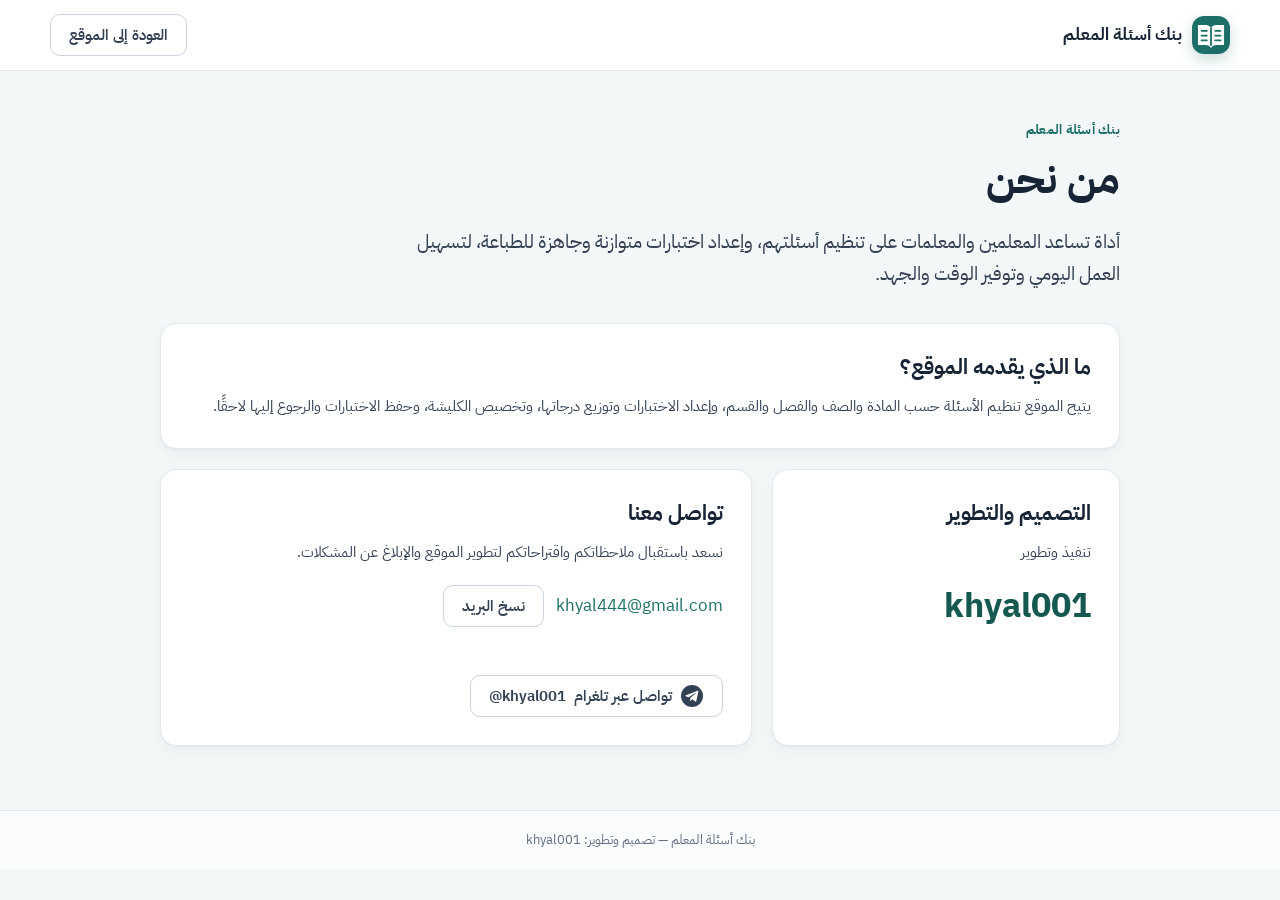
<file: about.html>
<!DOCTYPE html>
<html lang="ar" dir="rtl">
<head>
  <meta charset="UTF-8">
  <meta name="viewport" content="width=device-width, initial-scale=1.0">
  <meta name="description" content="تعرّف على بنك أسئلة المعلم، ومطوّر الموقع ووسائل التواصل للملاحظات والاقتراحات.">
  <link rel="canonical" href="https://khyal001.github.io/teacher-question-bank/about.html">
  <meta property="og:type" content="website">
  <meta property="og:locale" content="ar_SA">
  <meta property="og:site_name" content="بنك أسئلة المعلم">
  <meta property="og:title" content="من نحن | بنك أسئلة المعلم">
  <meta property="og:description" content="تعرّف على بنك أسئلة المعلم، ومطوّر الموقع ووسائل التواصل للملاحظات والاقتراحات.">
  <meta property="og:url" content="https://khyal001.github.io/teacher-question-bank/about.html">
  <title>من نحن | بنك أسئلة المعلم</title>
  <link rel="icon" type="image/svg+xml" href="./favicon.svg?v=teacher-bank-1">
  <link rel="preconnect" href="https://fonts.googleapis.com">
  <link rel="preconnect" href="https://fonts.gstatic.com" crossorigin>
  <link href="https://fonts.googleapis.com/css2?family=IBM+Plex+Sans+Arabic:wght@400;500;600;700&display=swap" rel="stylesheet">
  <link rel="stylesheet" href="./css/style.css">
  <script type="module" src="./js/about.js"></script>
</head>
<body data-page="about">
  <a class="skip-link" href="#main-content">تخطَّ إلى المحتوى</a>
  <header class="site-header landing-header">
    <div class="container nav-wrap">
      <a class="brand" href="./index.html" aria-label="بنك أسئلة المعلم">
        <img class="brand-mark" src="./favicon.svg?v=teacher-bank-1" alt="" aria-hidden="true">
        <span class="brand-text">بنك أسئلة المعلم</span>
      </a>
      <a class="btn btn-outline" href="./index.html">العودة إلى الموقع</a>
    </div>
  </header>
  <main id="main-content" class="container page about-page">
    <section class="about-intro" aria-labelledby="about-title">
      <p class="eyebrow">بنك أسئلة المعلم</p>
      <h1 id="about-title">من نحن</h1>
      <p>أداة تساعد المعلمين والمعلمات على تنظيم أسئلتهم، وإعداد اختبارات متوازنة وجاهزة للطباعة، لتسهيل العمل اليومي وتوفير الوقت والجهد.</p>
    </section>
    <section class="card about-card" aria-labelledby="features-title">
      <h2 id="features-title">ما الذي يقدمه الموقع؟</h2>
      <p>يتيح الموقع تنظيم الأسئلة حسب المادة والصف والفصل والقسم، وإعداد الاختبارات وتوزيع درجاتها، وتخصيص الكليشة، وحفظ الاختبارات والرجوع إليها لاحقًا.</p>
    </section>
    <div class="about-grid">
      <section class="card about-card" aria-labelledby="developer-title">
        <h2 id="developer-title">التصميم والتطوير</h2>
        <p>تنفيذ وتطوير</p>
        <p class="about-developer"><bdi dir="ltr">khyal001</bdi></p>
      </section>
      <section class="card about-card" aria-labelledby="contact-title">
        <h2 id="contact-title">تواصل معنا</h2>
        <p>نسعد باستقبال ملاحظاتكم واقتراحاتكم لتطوير الموقع والإبلاغ عن المشكلات.</p>
        <div class="about-email">
          <a id="contact-email" href="mailto:khyal444@gmail.com"><bdi dir="ltr">khyal444@gmail.com</bdi></a>
          <button class="btn btn-outline" id="copy-email" type="button" hidden>نسخ البريد</button>
        </div>
        <p class="about-copy-status" id="copy-status" role="status" aria-live="polite"></p>
        <a class="btn btn-outline about-telegram" href="https://t.me/khyal001" target="_blank" rel="noopener noreferrer" aria-label="تواصل عبر تلغرام (يفتح في علامة تبويب جديدة)">
          <svg viewBox="0 0 24 24" aria-hidden="true" focusable="false"><circle cx="12" cy="12" r="11" fill="currentColor"/><path d="m5.5 11.5 12-4.7c.6-.2 1 .1.8.9l-2 9.4c-.1.7-.5.9-1 .5l-3.1-2.3-1.5 1.5c-.2.2-.3.3-.6.3l.2-3.1 5.7-5.1c.2-.2 0-.3-.3-.1l-7 4.4-3-1c-.7-.2-.7-.5-.2-.7Z" fill="var(--surface)"/></svg>
          <span>تواصل عبر تلغرام</span>
          <bdi dir="ltr">@khyal001</bdi>
        </a>
      </section>
    </div>
  </main>
  <footer class="site-footer">
    <div class="container"><p>بنك أسئلة المعلم — تصميم وتطوير: <bdi dir="ltr">khyal001</bdi></p></div>
  </footer>
</body>
</html>
</file>
<file: css/style.css>
/* ============================================================
   بنك أسئلة المعلم — الأنماط العامة والمتجاوبة والطباعة
   ============================================================ */

:root {
  --bg: #f4f7f8;
  --surface: #ffffff;
  --surface-soft: #f8fafc;
  --ink: #172435;
  --ink-soft: #334155;
  --muted: #5f6d82;
  --line: #e2e8f0;
  --line-strong: #cbd5e1;
  --primary: #1b6f66;
  --primary-strong: #14584f;
  --primary-soft: #e6f4f1;
  --primary-ring: rgba(27, 111, 102, 0.18);
  --danger: #b42318;
  --danger-soft: #fef3f2;
  --danger-line: #fecdca;
  --success: #0b6b46;
  --success-soft: #e9f8f0;
  --warning: #8a5a00;
  --warning-soft: #fff8e8;
  --warning-line: #fde3a7;
  --info: #1e4e8c;
  --info-soft: #eef6ff;
  --info-line: #cfe3ff;
  --radius: 16px;
  --radius-sm: 10px;
  --shadow-sm: 0 1px 2px rgba(15, 23, 42, 0.04), 0 6px 18px rgba(15, 23, 42, 0.04);
  --shadow-md: 0 18px 45px rgba(15, 23, 42, 0.08);
  --font: 'IBM Plex Sans Arabic', 'Tajawal', 'Segoe UI', Tahoma, sans-serif;
}

*,
*::before,
*::after {
  box-sizing: border-box;
}

[hidden] {
  display: none !important;
}

html {
  scroll-behavior: smooth;
}

body {
  margin: 0;
  min-height: 100vh;
  background: var(--bg);
  color: var(--ink);
  font-family: var(--font);
  font-size: 15px;
  line-height: 1.7;
  -webkit-font-smoothing: antialiased;
  text-rendering: optimizeLegibility;
}

body[data-page='auth'] {
  background:
    radial-gradient(circle at 12% 8%, rgba(27, 111, 102, 0.12), transparent 36%),
    radial-gradient(circle at 88% 14%, rgba(59, 130, 246, 0.08), transparent 34%),
    #f3f7f6;
}

h1,
h2,
h3,
h4,
p {
  margin: 0;
}

h1,
h2,
h3,
h4 {
  line-height: 1.45;
  font-weight: 700;
}

a {
  color: var(--primary);
  text-decoration: none;
}

a:hover {
  text-decoration: none;
}

img {
  max-width: 100%;
}

button,
input,
select,
textarea {
  font-family: inherit;
}

code {
  font-family: ui-monospace, SFMono-Regular, Consolas, monospace;
  font-size: 0.9em;
  background: rgba(15, 23, 42, 0.06);
  padding: 2px 6px;
  border-radius: 6px;
}

.container {
  width: min(1180px, calc(100% - 40px));
  margin-inline: auto;
}

.page {
  padding-block: 36px 64px;
}

.muted {
  color: var(--muted);
  font-size: 14.5px;
}

.eyebrow {
  color: var(--primary);
  font-size: 13px;
  font-weight: 700;
  letter-spacing: 0.02em;
  margin-bottom: 8px;
}

.link {
  font-size: 14px;
  font-weight: 600;
}

.skip-link {
  position: fixed;
  inset-inline-start: 16px;
  top: -80px;
  z-index: 200;
  background: var(--primary);
  color: #fff;
  padding: 10px 16px;
  border-radius: 8px;
  transition: top 0.2s ease;
}

.skip-link:focus {
  position: relative;
  display: block;
  inset-inline-start: auto;
  top: auto;
  border-radius: 0;
  text-align: center;
  outline-offset: -3px;
  transition: none;
}

/* ------------------------------------------------------------
   الأزرار
   ------------------------------------------------------------ */
.btn {
  display: inline-flex;
  align-items: center;
  justify-content: center;
  gap: 8px;
  min-height: 42px;
  padding: 8px 18px;
  border: 1px solid transparent;
  border-radius: var(--radius-sm);
  background: transparent;
  color: var(--ink);
  font-size: 14.5px;
  font-weight: 600;
  line-height: 1.4;
  cursor: pointer;
  text-align: center;
  transition: background 0.16s ease, border-color 0.16s ease, color 0.16s ease,
    transform 0.16s ease, box-shadow 0.16s ease;
}

.btn:hover {
  transform: translateY(-1px);
}

.btn:active {
  transform: translateY(0);
}

.btn:focus-visible,
.icon-btn:focus-visible,
.tab:focus-visible,
.nav-toggle:focus-visible,
a:focus-visible {
  outline: 3px solid var(--primary-ring);
  outline-offset: 2px;
}

.btn:disabled,
.btn.is-busy {
  opacity: 0.6;
  cursor: not-allowed;
  transform: none;
}

.btn-primary {
  background: var(--primary);
  color: #fff;
  box-shadow: 0 6px 16px rgba(27, 111, 102, 0.2);
}

.btn-primary:hover:not(:disabled) {
  background: var(--primary-strong);
}

.btn-outline {
  background: var(--surface);
  border-color: var(--line-strong);
  color: var(--ink-soft);
}

.btn-outline:hover:not(:disabled) {
  border-color: var(--primary);
  color: var(--primary);
  background: var(--primary-soft);
}

.btn-ghost {
  background: transparent;
  color: var(--muted);
}

.btn-ghost:hover:not(:disabled) {
  background: rgba(15, 23, 42, 0.055);
  color: var(--ink);
}

.btn-danger-ghost {
  background: transparent;
  color: var(--danger);
}

.btn-danger-ghost:hover:not(:disabled) {
  background: var(--danger-soft);
}

.btn-sm {
  min-height: 34px;
  padding: 5px 12px;
  font-size: 13px;
  border-radius: 8px;
}

.btn-block {
  width: 100%;
}

.icon-btn {
  width: 34px;
  height: 34px;
  flex: 0 0 auto;
  display: inline-flex;
  align-items: center;
  justify-content: center;
  border: 1px solid transparent;
  border-radius: 8px;
  background: transparent;
  color: var(--muted);
  font-size: 21px;
  line-height: 1;
  cursor: pointer;
}

.icon-btn:hover:not(:disabled) {
  background: var(--surface-soft);
  color: var(--ink);
}

.icon-btn:disabled {
  opacity: 0.35;
  cursor: not-allowed;
}

/* ------------------------------------------------------------
   الشارات
   ------------------------------------------------------------ */
.badges {
  display: flex;
  flex-wrap: wrap;
  align-items: center;
  gap: 6px;
}

.badge {
  display: inline-flex;
  align-items: center;
  gap: 4px;
  padding: 3px 10px;
  border-radius: 999px;
  font-size: 12px;
  font-weight: 600;
  line-height: 1.6;
  white-space: nowrap;
}

.badge-easy {
  background: #e7f6ee;
  color: #0b6b46;
}

.badge-medium {
  background: #fef3c7;
  color: #92400e;
}

.badge-hard {
  background: #fee4e2;
  color: #b42318;
}

.badge-type {
  background: #eef2ff;
  color: #4338ca;
}

.badge-points {
  background: #f1f5f9;
  color: #475569;
}

.badge-subject {
  background: var(--primary-soft);
  color: var(--primary-strong);
}

/* ------------------------------------------------------------
   الترويسة والتنقل
   ------------------------------------------------------------ */
.site-header {
  position: sticky;
  top: 0;
  z-index: 50;
  background: rgba(255, 255, 255, 0.94);
  border-bottom: 1px solid var(--line);
  backdrop-filter: blur(12px);
}

.nav-wrap {
  display: flex;
  align-items: center;
  gap: 16px;
  min-height: 70px;
}

.brand {
  display: inline-flex;
  align-items: center;
  gap: 10px;
  color: var(--ink);
  flex: 0 0 auto;
}

.brand-mark {
  width: 38px;
  height: 38px;
  display: inline-flex;
  align-items: center;
  justify-content: center;
  border-radius: 12px;
  background: linear-gradient(145deg, var(--primary), #0f4c46);
  color: #fff;
  font-size: 20px;
  font-weight: 700;
  box-shadow: 0 6px 14px rgba(27, 111, 102, 0.22);
}

.brand-text {
  font-size: 17px;
  font-weight: 700;
  white-space: nowrap;
}

.main-nav {
  display: flex;
  flex-wrap: wrap;
  align-items: center;
  gap: 2px;
  margin-inline: auto;
}

.main-nav a {
  padding: 8px 12px;
  border-radius: 9px;
  color: var(--muted);
  font-size: 14px;
  font-weight: 500;
  white-space: normal;
  transition: background 0.15s ease, color 0.15s ease;
}

.main-nav a:hover {
  background: var(--surface-soft);
  color: var(--ink);
}

.main-nav a.active {
  background: var(--primary-soft);
  color: var(--primary-strong);
  font-weight: 700;
}

.nav-user {
  display: flex;
  align-items: center;
  gap: 10px;
  flex: 0 0 auto;
  margin-inline-start: auto;
}

.nav-user-name {
  max-width: 150px;
  overflow: hidden;
  text-overflow: ellipsis;
  white-space: nowrap;
  color: var(--muted);
  font-size: 13.5px;
  font-weight: 600;
}

.nav-toggle {
  display: none;
  width: 40px;
  height: 40px;
  align-items: center;
  justify-content: center;
  border: 1px solid var(--line);
  border-radius: 10px;
  background: var(--surface);
  color: var(--ink);
  font-size: 20px;
  cursor: pointer;
}

.landing-header .nav-wrap {
  justify-content: space-between;
}

.landing-badge {
  padding: 6px 14px;
  border-radius: 999px;
  background: var(--primary-soft);
  color: var(--primary-strong);
  font-size: 12.5px;
  font-weight: 600;
}

/* ------------------------------------------------------------
   ترويسة الصفحات والبطاقات
   ------------------------------------------------------------ */
.page-head {
  display: flex;
  align-items: flex-end;
  justify-content: space-between;
  flex-wrap: wrap;
  gap: 20px;
  margin-bottom: 28px;
}

.page-head h1 {
  font-size: clamp(24px, 3vw, 32px);
  margin-bottom: 6px;
}

.page-actions {
  display: flex;
  align-items: center;
  flex-wrap: wrap;
  gap: 9px;
}

.card {
  background: var(--surface);
  border: 1px solid var(--line);
  border-radius: var(--radius);
  box-shadow: var(--shadow-sm);
  padding: 24px;
}

.card + .card {
  margin-top: 20px;
}

.card-head {
  display: flex;
  align-items: center;
  justify-content: space-between;
  gap: 14px;
  margin-bottom: 20px;
}

.card-head h2 {
  font-size: 18px;
}

.count-pill {
  display: inline-flex;
  align-items: center;
  justify-content: center;
  padding: 4px 12px;
  border-radius: 999px;
  background: var(--surface-soft);
  border: 1px solid var(--line);
  color: var(--muted);
  font-size: 12.5px;
  font-weight: 600;
  white-space: nowrap;
}

.list-card {
  padding-bottom: 12px;
}

.list-toolbar {
  display: flex;
  align-items: center;
  justify-content: space-between;
  flex-wrap: wrap;
  gap: 10px;
  margin: 20px 2px;
}

/* ------------------------------------------------------------
   التنبيهات وحالات الخطأ
   ------------------------------------------------------------ */
.notice {
  display: flex;
  align-items: flex-start;
  flex-wrap: wrap;
  gap: 6px;
  padding: 14px 18px;
  border: 1px solid var(--line);
  border-radius: 12px;
  font-size: 14px;
  line-height: 1.8;
}

.notice strong {
  flex: 0 0 auto;
}

.notice-info {
  background: var(--info-soft);
  border-color: var(--info-line);
  color: var(--info);
}

.notice-warning {
  background: var(--warning-soft);
  border-color: var(--warning-line);
  color: var(--warning);
}

.notice-error {
  background: var(--danger-soft);
  border-color: var(--danger-line);
  color: var(--danger);
  flex-direction: column;
  align-items: flex-start;
}

.notice-error p {
  margin: 2px 0 8px;
}

.inline-error {
  padding: 20px;
  border: 1px dashed var(--danger-line);
  border-radius: 12px;
  background: #fffafa;
  color: var(--danger);
}

.inline-error strong {
  display: block;
  margin-bottom: 4px;
}

.inline-error p {
  color: #7a2e28;
  font-size: 14px;
}

/* ------------------------------------------------------------
   الحالات الفارغة والهياكل المؤقتة
   ------------------------------------------------------------ */
.empty-state {
  display: flex;
  flex-direction: column;
  align-items: center;
  justify-content: center;
  text-align: center;
  padding: 46px 24px;
  border: 1px dashed var(--line-strong);
  border-radius: 14px;
  background: linear-gradient(180deg, #fff, #fbfdfd);
}

.empty-icon {
  width: 46px;
  height: 46px;
  display: inline-flex;
  align-items: center;
  justify-content: center;
  border-radius: 14px;
  background: var(--primary-soft);
  color: var(--primary);
  font-size: 20px;
  margin-bottom: 12px;
}

.empty-state h3 {
  font-size: 16.5px;
  margin-bottom: 6px;
}

.empty-state p {
  color: var(--muted);
  font-size: 14px;
  max-width: 420px;
}

.empty-action {
  margin-top: 16px;
}

.skeleton-list {
  display: flex;
  flex-direction: column;
  gap: 12px;
  padding: 8px 0;
}

.skeleton-line {
  display: block;
  height: 18px;
  border-radius: 8px;
  background: linear-gradient(90deg, #eef2f6 25%, #f7f9fb 50%, #eef2f6 75%);
  background-size: 200% 100%;
  animation: skeleton 1.4s ease-in-out infinite;
}

.skeleton-line:nth-child(2) {
  width: 82%;
}

.skeleton-line:nth-child(3) {
  width: 64%;
}

@keyframes skeleton {
  0% {
    background-position: 200% 0;
  }
  100% {
    background-position: -200% 0;
  }
}

/* ------------------------------------------------------------
   التحميل
   ------------------------------------------------------------ */
.page-loader {
  position: fixed;
  inset: 0;
  z-index: 300;
  display: none;
  flex-direction: column;
  align-items: center;
  justify-content: center;
  gap: 16px;
  padding: 32px;
  background: rgba(247, 250, 250, 0.97);
  text-align: center;
}

body.auth-pending .page-loader {
  display: flex;
}

body.auth-pending .site-header,
body.auth-pending .site-footer,
body.auth-pending main,
body.auth-pending .modal {
  visibility: hidden;
}

.page-loader p {
  max-width: 520px;
  color: var(--muted);
  font-size: 14px;
}

.spinner {
  width: 38px;
  height: 38px;
  border: 3px solid #d8e5e2;
  border-top-color: var(--primary);
  border-radius: 50%;
  animation: spin 0.8s linear infinite;
  flex: 0 0 auto;
}

.inline-loading {
  display: flex;
  align-items: center;
  justify-content: center;
  gap: 14px;
  padding: 36px;
  color: var(--muted);
}

.inline-loading .spinner {
  width: 28px;
  height: 28px;
}

@keyframes spin {
  to {
    transform: rotate(360deg);
  }
}

/* ------------------------------------------------------------
   Toast
   ------------------------------------------------------------ */
.toast-container {
  position: fixed;
  z-index: 400;
  inset-inline-start: 22px;
  bottom: 22px;
  display: flex;
  flex-direction: column;
  gap: 10px;
  width: min(380px, calc(100vw - 32px));
  pointer-events: none;
}

.toast {
  display: flex;
  align-items: flex-start;
  gap: 10px;
  padding: 13px 15px;
  border-radius: 12px;
  border: 1px solid var(--line);
  background: var(--surface);
  color: var(--ink);
  box-shadow: var(--shadow-md);
  font-size: 14px;
  line-height: 1.6;
  opacity: 0;
  transform: translateY(12px);
  transition: opacity 0.22s ease, transform 0.22s ease;
}

.toast-visible {
  opacity: 1;
  transform: translateY(0);
}

.toast-icon {
  width: 24px;
  height: 24px;
  flex: 0 0 auto;
  display: inline-flex;
  align-items: center;
  justify-content: center;
  border-radius: 50%;
  font-size: 13px;
  font-weight: 700;
}

.toast-success {
  border-color: #bfe8d5;
  background: #f4fdf8;
}

.toast-success .toast-icon {
  background: #d5f5e4;
  color: var(--success);
}

.toast-error {
  border-color: var(--danger-line);
  background: #fff8f7;
}

.toast-error .toast-icon {
  background: #fee4e2;
  color: var(--danger);
}

.toast-info .toast-icon {
  background: var(--info-soft);
  color: var(--info);
}

/* ------------------------------------------------------------
   النماذج
   ------------------------------------------------------------ */
.field {
  display: flex;
  flex-direction: column;
  gap: 6px;
}

.field > label,
.field > .label,
.field > legend,
.count-field > label {
  color: var(--ink-soft);
  font-size: 13.5px;
  font-weight: 600;
}

.req {
  color: var(--danger);
}

input[type='text'],
input[type='email'],
input[type='password'],
input[type='number'],
input[type='search'],
select,
textarea {
  width: 100%;
  min-height: 44px;
  padding: 10px 12px;
  border: 1px solid var(--line-strong);
  border-radius: 10px;
  background: var(--surface);
  color: var(--ink);
  font-size: 14.5px;
  line-height: 1.6;
  transition: border-color 0.15s ease, box-shadow 0.15s ease, background 0.15s ease;
}

textarea {
  resize: vertical;
  min-height: 92px;
}

input:hover,
select:hover,
textarea:hover {
  border-color: #b6c2d2;
}

input:focus,
select:focus,
textarea:focus {
  outline: none;
  border-color: var(--primary);
  box-shadow: 0 0 0 3px var(--primary-ring);
}

input:disabled,
select:disabled,
textarea:disabled {
  background: #f8fafc;
  color: var(--muted);
  cursor: not-allowed;
}

::placeholder {
  color: #98a4b6;
  opacity: 1;
}

.field-row {
  display: grid;
  grid-template-columns: repeat(2, minmax(0, 1fr));
  gap: 14px;
}

.form-grid {
  display: grid;
  grid-template-columns: repeat(3, minmax(0, 1fr));
  gap: 16px;
  margin-bottom: 18px;
}

.form-hint {
  color: var(--muted);
  font-size: 12.5px;
  line-height: 1.6;
}

.form-error {
  margin-top: 14px;
  padding: 10px 13px;
  border: 1px solid var(--danger-line);
  border-radius: 10px;
  background: var(--danger-soft);
  color: var(--danger);
  font-size: 13.5px;
}

.readonly-value {
  display: flex;
  align-items: center;
  min-height: 44px;
  padding: 10px 12px;
  border: 1px dashed var(--line-strong);
  border-radius: 10px;
  background: var(--surface-soft);
  color: var(--muted);
  font-size: 14px;
}

fieldset {
  margin: 0;
  padding: 0;
  border: 0;
  min-width: 0;
}

fieldset legend {
  padding: 0;
  margin-bottom: 6px;
  color: var(--ink-soft);
  font-size: 13.5px;
  font-weight: 600;
}

.answer-fieldset {
  margin-top: 18px;
  padding: 16px;
  border: 1px solid var(--line);
  border-radius: 12px;
  background: #fcfdfd;
}

.radio-group {
  display: flex;
  flex-wrap: wrap;
  gap: 10px;
}

.radio-option {
  display: inline-flex;
  align-items: center;
  gap: 8px;
  padding: 8px 14px;
  border: 1px solid var(--line-strong);
  border-radius: 9px;
  background: var(--surface);
  font-size: 14px;
  cursor: pointer;
}

.radio-option:has(input:checked) {
  border-color: var(--primary);
  background: var(--primary-soft);
  color: var(--primary-strong);
  font-weight: 600;
}

.radio-option input {
  accent-color: var(--primary);
}

.options-list {
  display: flex;
  flex-direction: column;
  gap: 9px;
  margin-bottom: 12px;
}

.option-row {
  display: flex;
  align-items: center;
  gap: 9px;
}

.option-row .option-radio {
  width: 18px;
  height: 18px;
  flex: 0 0 auto;
  accent-color: var(--primary);
  cursor: pointer;
}

.option-row .option-input {
  min-height: 42px;
}

.check-option {
  display: flex;
  align-items: flex-start;
  gap: 11px;
  padding: 14px;
  border: 1px solid var(--line);
  border-radius: 12px;
  background: #fcfdfd;
  cursor: pointer;
}

.check-option input {
  width: 18px;
  height: 18px;
  margin-top: 3px;
  flex: 0 0 auto;
  accent-color: var(--primary);
}

.check-option strong {
  display: block;
  font-size: 14px;
  color: var(--ink-soft);
}

.check-option small {
  display: block;
  margin-top: 3px;
  color: var(--muted);
  font-size: 12.5px;
  line-height: 1.6;
}

/* ------------------------------------------------------------
   صفحة الدخول
   ------------------------------------------------------------ */
.landing {
  padding-block: 58px 84px;
}

.landing-grid {
  display: grid;
  grid-template-columns: minmax(0, 1.1fr) minmax(360px, 460px);
  gap: clamp(32px, 6vw, 80px);
  align-items: center;
}

.hero h1 {
  font-size: clamp(32px, 4.4vw, 50px);
  line-height: 1.4;
  letter-spacing: -0.01em;
  margin-bottom: 18px;
}

.hero-text {
  max-width: 580px;
  color: var(--muted);
  font-size: 16px;
  line-height: 1.9;
}

.feature-list {
  list-style: none;
  margin: 34px 0 0;
  padding: 0;
  display: grid;
  gap: 16px;
  max-width: 580px;
}

.feature-list li {
  display: flex;
  align-items: flex-start;
  gap: 14px;
}

.feature-icon {
  width: 40px;
  height: 40px;
  flex: 0 0 auto;
  display: inline-flex;
  align-items: center;
  justify-content: center;
  border-radius: 12px;
  background: var(--surface);
  border: 1px solid var(--line);
  color: var(--primary);
  font-weight: 700;
  box-shadow: var(--shadow-sm);
}

.feature-list strong {
  display: block;
  font-size: 15px;
  margin-bottom: 2px;
}

.feature-list div > span {
  color: var(--muted);
  font-size: 13.5px;
}

.auth-card {
  background: var(--surface);
  border: 1px solid rgba(226, 232, 240, 0.9);
  border-radius: 24px;
  padding: 30px;
  box-shadow: 0 30px 70px rgba(15, 23, 42, 0.1);
}

.auth-card-head h2 {
  font-size: 24px;
  margin-bottom: 4px;
}

.auth-card-head p {
  color: var(--muted);
  font-size: 14px;
}

.auth-card .notice {
  margin-top: 18px;
}

.auth-feedback {
  margin-top: 18px;
  padding: 12px 14px;
  border-radius: 10px;
  border: 1px solid var(--line);
  font-size: 13.5px;
  line-height: 1.75;
}

.auth-feedback.is-success {
  background: var(--success-soft);
  border-color: #bfe8d5;
  color: var(--success);
}

.auth-feedback.is-error {
  background: var(--danger-soft);
  border-color: var(--danger-line);
  color: var(--danger);
}

.tabs {
  display: grid;
  grid-template-columns: repeat(2, 1fr);
  gap: 4px;
  padding: 4px;
  margin-top: 22px;
  border-radius: 12px;
  background: #f1f5f9;
}

.tab {
  padding: 9px 10px;
  border: 0;
  border-radius: 9px;
  background: transparent;
  color: var(--muted);
  font-size: 14px;
  font-weight: 600;
  cursor: pointer;
  transition: background 0.15s ease, color 0.15s ease, box-shadow 0.15s ease;
}

.tab.active {
  background: var(--surface);
  color: var(--primary-strong);
  box-shadow: 0 2px 8px rgba(15, 23, 42, 0.08);
}

.auth-form {
  display: flex;
  flex-direction: column;
  gap: 15px;
  margin-top: 20px;
}

.auth-footnote {
  margin-top: 20px;
  padding-top: 16px;
  border-top: 1px solid var(--line);
  color: var(--muted);
  font-size: 12px;
  text-align: center;
}

/* ------------------------------------------------------------
   لوحة التحكم
   ------------------------------------------------------------ */
.stats-grid {
  display: grid;
  grid-template-columns: repeat(3, minmax(0, 1fr));
  gap: 16px;
  margin-bottom: 24px;
}

.stat-card {
  display: grid;
  grid-template-columns: auto 1fr;
  grid-template-rows: auto auto;
  align-items: center;
  gap: 4px 12px;
  padding: 20px;
  background: var(--surface);
  border: 1px solid var(--line);
  border-radius: var(--radius);
  box-shadow: var(--shadow-sm);
  color: var(--ink);
  transition: transform 0.18s ease, box-shadow 0.18s ease, border-color 0.18s ease;
}

.stat-card:hover {
  transform: translateY(-2px);
  border-color: #c8d8d5;
  box-shadow: var(--shadow-md);
}

.stat-icon {
  grid-row: 1 / 3;
  width: 46px;
  height: 46px;
  display: inline-flex;
  align-items: center;
  justify-content: center;
  border-radius: 13px;
  background: var(--primary-soft);
  color: var(--primary-strong);
  font-size: 18px;
  font-weight: 700;
}

.stat-label {
  color: var(--muted);
  font-size: 13px;
  font-weight: 500;
}

.stat-value {
  font-size: 27px;
  line-height: 1.2;
  font-weight: 700;
}

.dashboard-grid {
  display: grid;
  grid-template-columns: minmax(0, 0.9fr) minmax(0, 1.1fr);
  gap: 20px;
  align-items: start;
}

.difficulty-list {
  display: flex;
  flex-direction: column;
  gap: 17px;
}

.difficulty-meta {
  display: flex;
  align-items: center;
  justify-content: space-between;
  margin-bottom: 7px;
}

.difficulty-count {
  color: var(--muted);
  font-size: 13px;
  font-weight: 600;
}

.meter {
  height: 9px;
  border-radius: 999px;
  background: #eef2f6;
  overflow: hidden;
}

.meter-fill {
  display: block;
  width: 0;
  height: 100%;
  border-radius: inherit;
  transition: width 0.5s ease;
}

.meter-fill.easy {
  background: #27a474;
}

.meter-fill.medium {
  background: #e0a11b;
}

.meter-fill.hard {
  background: #de5a4f;
}

.stat-footnote {
  margin-top: 20px;
  padding-top: 14px;
  border-top: 1px solid var(--line);
  color: var(--muted);
  font-size: 13px;
}

.latest-list {
  display: flex;
  flex-direction: column;
}

.latest-item {
  padding: 13px 0;
  border-top: 1px solid var(--line);
}

.latest-item:first-child {
  border-top: 0;
  padding-top: 0;
}

.latest-meta {
  display: flex;
  flex-wrap: wrap;
  align-items: center;
  gap: 6px;
  margin-bottom: 6px;
}

.latest-points {
  color: var(--muted);
  font-size: 12px;
}

.latest-text {
  display: -webkit-box;
  -webkit-line-clamp: 2;
  -webkit-box-orient: vertical;
  overflow: hidden;
  font-size: 14px;
  font-weight: 600;
  line-height: 1.75;
}

.latest-foot {
  display: flex;
  align-items: center;
  justify-content: space-between;
  flex-wrap: wrap;
  gap: 8px;
  margin-top: 7px;
  color: var(--muted);
  font-size: 12px;
}

/* ------------------------------------------------------------
   الجداول
   ------------------------------------------------------------ */
.table-wrap {
  overflow-x: auto;
  margin-inline: -4px;
  padding-inline: 4px;
}

.data-table {
  width: 100%;
  border-collapse: collapse;
}

.data-table th {
  padding: 11px 14px;
  border-bottom: 1px solid var(--line);
  background: #f8fafc;
  color: var(--muted);
  font-size: 12.5px;
  font-weight: 600;
  text-align: start;
  white-space: nowrap;
}

.data-table td {
  padding: 15px 14px;
  border-bottom: 1px solid var(--line);
  font-size: 14px;
  vertical-align: middle;
}

.data-table tbody tr:last-child td {
  border-bottom: 0;
}

.data-table tbody tr:hover {
  background: #fbfdfd;
}

.cell-title {
  font-size: 14.5px;
  font-weight: 600;
}

.actions-col {
  width: 160px;
}

.row-actions {
  display: flex;
  align-items: center;
  flex-wrap: wrap;
  gap: 5px;
}

.count-link {
  display: inline-flex;
  padding: 2px 10px;
  border-radius: 999px;
  background: var(--primary-soft);
  color: var(--primary-strong);
  font-size: 12.5px;
  font-weight: 600;
}

.count-link:hover {
  background: #d5eeea;
}

/* ------------------------------------------------------------
   الفلاتر وقائمة الأسئلة
   ------------------------------------------------------------ */
.filters-card {
  padding: 18px 20px;
  margin-bottom: 6px;
}

.filters-grid {
  display: grid;
  grid-template-columns: repeat(4, minmax(130px, 1fr)) minmax(210px, 1.5fr) auto;
  gap: 13px;
  align-items: end;
}

.filter-actions {
  display: flex;
  align-items: center;
}

.question-list {
  display: flex;
  flex-direction: column;
  gap: 14px;
}

.question-card {
  padding: 20px;
  background: var(--surface);
  border: 1px solid var(--line);
  border-radius: var(--radius);
  box-shadow: var(--shadow-sm);
  transition: border-color 0.18s ease, box-shadow 0.18s ease;
}

.question-card:hover {
  border-color: #cfdcd9;
  box-shadow: var(--shadow-md);
}

.question-top {
  display: flex;
  align-items: flex-start;
  justify-content: space-between;
  flex-wrap: wrap;
  gap: 10px;
}

.question-subject {
  color: var(--muted);
  font-size: 12.5px;
  font-weight: 500;
}

.question-text {
  margin-top: 12px;
  font-size: 16px;
  font-weight: 600;
  line-height: 1.85;
  color: var(--ink);
  white-space: pre-wrap;
  overflow-wrap: anywhere;
}

.option-preview {
  list-style: none;
  margin: 13px 0 0;
  padding: 0;
  display: grid;
  grid-template-columns: repeat(2, minmax(0, 1fr));
  gap: 7px;
}

.option-preview li {
  display: flex;
  align-items: center;
  gap: 8px;
  padding: 7px 10px;
  border: 1px solid transparent;
  border-radius: 9px;
  background: var(--surface-soft);
  font-size: 13.5px;
  line-height: 1.6;
}

.option-preview li.is-correct {
  background: var(--success-soft);
  border-color: #bfe8d5;
  color: #0b5d3e;
  font-weight: 600;
}

.option-letter {
  width: 23px;
  height: 23px;
  flex: 0 0 auto;
  display: inline-flex;
  align-items: center;
  justify-content: center;
  border-radius: 50%;
  background: var(--surface);
  border: 1px solid var(--line-strong);
  color: var(--muted);
  font-size: 11.5px;
  font-weight: 700;
}

.option-value {
  flex: 1;
  overflow-wrap: anywhere;
}

.correct-mark {
  color: var(--success);
  font-weight: 700;
}

.answer-preview {
  margin-top: 12px;
  padding: 9px 12px;
  border-radius: 9px;
  background: #f4fbf9;
  border: 1px solid #d9eee9;
  color: var(--ink-soft);
  font-size: 13.5px;
  overflow-wrap: anywhere;
}

.answer-label {
  color: var(--muted);
  margin-inline-end: 4px;
}

.question-foot {
  display: flex;
  align-items: center;
  justify-content: space-between;
  flex-wrap: wrap;
  gap: 10px;
  margin-top: 14px;
  padding-top: 12px;
  border-top: 1px solid var(--line);
}

.question-meta {
  display: flex;
  align-items: center;
  flex-wrap: wrap;
  gap: 7px;
  color: var(--muted);
  font-size: 12px;
}

.dot {
  opacity: 0.55;
}

/* ------------------------------------------------------------
   النوافذ المنبثقة
   ------------------------------------------------------------ */
.modal {
  width: min(620px, calc(100vw - 28px));
  max-height: min(90vh, 940px);
  padding: 0;
  border: 0;
  border-radius: 18px;
  background: var(--surface);
  color: var(--ink);
  box-shadow: 0 32px 90px rgba(15, 23, 42, 0.24);
  overflow: hidden;
}

.modal-lg {
  width: min(860px, calc(100vw - 28px));
}

.modal::backdrop {
  background: rgba(15, 23, 42, 0.52);
  backdrop-filter: blur(3px);
}

.modal[open] {
  animation: modal-in 0.18s ease-out;
}

.modal form {
  display: flex;
  flex-direction: column;
  max-height: min(90vh, 940px);
}

.modal-head,
.modal-foot {
  flex: 0 0 auto;
  display: flex;
  align-items: center;
  justify-content: space-between;
  gap: 12px;
  padding: 17px 22px;
}

.modal-head {
  border-bottom: 1px solid var(--line);
}

.modal-head h2 {
  font-size: 18px;
}

.modal-body {
  min-height: 0;
  overflow-y: auto;
  padding: 20px 22px;
  overscroll-behavior: contain;
}

.modal-foot {
  border-top: 1px solid var(--line);
  justify-content: flex-start;
  padding-block: 15px;
  background: #fcfdfd;
}

.modal-foot .btn-primary {
  margin-inline-start: auto;
}

@keyframes modal-in {
  from {
    opacity: 0;
    transform: translateY(8px) scale(0.99);
  }
  to {
    opacity: 1;
    transform: translateY(0) scale(1);
  }
}

/* ------------------------------------------------------------
   مولّد الاختبار
   ------------------------------------------------------------ */
.builder-grid {
  display: grid;
  grid-template-columns: minmax(320px, 0.82fr) minmax(0, 1.18fr);
  gap: 20px;
  align-items: start;
}

.builder-form {
  display: flex;
  flex-direction: column;
  gap: 15px;
}

.count-fieldset {
  padding: 14px;
  border: 1px solid var(--line);
  border-radius: 12px;
  background: #fcfdfd;
}

.count-grid {
  display: grid;
  grid-template-columns: repeat(3, minmax(0, 1fr));
  gap: 10px;
}

.count-field {
  display: flex;
  flex-direction: column;
  gap: 4px;
}

.count-field input {
  text-align: center;
}

.available-hint {
  color: var(--muted);
  font-size: 11.5px;
  text-align: center;
}

.availability-note {
  margin-top: 11px;
  padding-top: 10px;
  border-top: 1px dashed var(--line);
  color: var(--muted);
  font-size: 12.5px;
  line-height: 1.7;
}

.preview-card {
  min-height: 300px;
}

.preview-summary {
  padding: 16px;
  border: 1px solid #d5e9e4;
  border-radius: 13px;
  background: linear-gradient(145deg, #f4fbf9, #eef8f5);
  margin-bottom: 18px;
}

.preview-summary-main {
  display: flex;
  flex-direction: column;
  gap: 2px;
  margin-bottom: 10px;
}

.preview-title {
  font-size: 16px;
  overflow-wrap: anywhere;
}

.preview-subject {
  color: var(--muted);
  font-size: 12.5px;
}

.preview-stats {
  display: flex;
  flex-wrap: wrap;
  align-items: center;
  gap: 6px 14px;
  color: var(--ink-soft);
  font-size: 12.5px;
}

.preview-stat strong {
  color: var(--primary-strong);
  font-size: 14px;
}

.preview-stat-difficulty {
  color: var(--muted);
}

.preview-list {
  display: flex;
  flex-direction: column;
  gap: 14px;
}

.preview-question {
  padding: 15px;
  border: 1px solid var(--line);
  border-radius: 12px;
  background: #fff;
}

.preview-q-head {
  display: flex;
  align-items: center;
  flex-wrap: wrap;
  gap: 8px;
}

.q-position {
  padding: 3px 9px;
  border-radius: 7px;
  background: var(--surface-soft);
  color: var(--muted);
  font-size: 12px;
  font-weight: 600;
}

.preview-q-head .row-actions,
.preview-q-head > .btn {
  margin-inline-start: auto;
}

.preview-q-text {
  margin-top: 9px;
  font-size: 14.5px;
  font-weight: 600;
  line-height: 1.8;
  white-space: pre-wrap;
  overflow-wrap: anywhere;
}

.preview-question .option-preview {
  margin-top: 9px;
}

.preview-answer {
  margin-top: 9px;
  color: var(--muted);
  font-size: 13px;
  overflow-wrap: anywhere;
}

.preview-answer strong {
  color: var(--ink-soft);
}

.preview-actions {
  display: flex;
  align-items: center;
  flex-wrap: wrap;
  gap: 9px;
  margin-top: 18px;
  padding-top: 16px;
  border-top: 1px solid var(--line);
}

/* ------------------------------------------------------------
   عرض الاختبار والطباعة
   ------------------------------------------------------------ */
.exam-toolbar {
  display: flex;
  align-items: center;
  justify-content: space-between;
  flex-wrap: wrap;
  gap: 10px;
  margin-bottom: 18px;
}

.exam-toolbar-actions {
  display: flex;
  align-items: center;
  flex-wrap: wrap;
  gap: 8px;
}

.exam-paper {
  width: min(920px, 100%);
  margin-inline: auto;
  padding: 48px 52px;
  background: #fff;
  border: 1px solid var(--line);
  border-radius: 18px;
  box-shadow: var(--shadow-md);
  color: var(--ink);
}

.exam-paper-head {
  border-bottom: 2px solid #172435;
  padding-bottom: 18px;
  margin-bottom: 26px;
}

.exam-paper-top {
  display: flex;
  align-items: center;
  justify-content: space-between;
  flex-wrap: wrap;
  gap: 8px;
  margin-bottom: 14px;
}

.exam-brand {
  color: var(--primary-strong);
  font-size: 12px;
  font-weight: 700;
  letter-spacing: 0.04em;
}

.exam-date {
  color: var(--muted);
  font-size: 11.5px;
}

.exam-title {
  text-align: center;
  font-size: clamp(21px, 3vw, 27px);
  line-height: 1.5;
  margin-bottom: 18px;
  overflow-wrap: anywhere;
}

.exam-meta {
  display: grid;
  grid-template-columns: repeat(4, minmax(0, 1fr));
  gap: 10px;
  padding: 12px;
  border-radius: 10px;
  background: #f7faf9;
  border: 1px solid #e3eeeb;
  text-align: center;
}

.exam-meta-item {
  display: flex;
  flex-direction: column;
  gap: 2px;
  font-size: 12.5px;
}

.exam-meta-label {
  color: var(--muted);
  font-size: 11.5px;
}

.exam-meta-item strong {
  font-size: 13.5px;
  overflow-wrap: anywhere;
}

.exam-student-line {
  display: flex;
  align-items: center;
  justify-content: space-between;
  flex-wrap: wrap;
  gap: 12px 26px;
  margin-top: 22px;
}

.student-field {
  display: flex;
  align-items: center;
  gap: 6px;
  flex: 1 1 260px;
  font-size: 13.5px;
  font-weight: 600;
  color: var(--ink-soft);
}

.student-grade {
  flex: 0 1 220px;
}

.fill-line {
  flex: 1;
  min-width: 100px;
  border-bottom: 1.5px dotted #94a3b8;
  height: 20px;
}

.fill-line-short {
  min-width: 70px;
}

.exam-questions {
  display: flex;
  flex-direction: column;
  gap: 26px;
}

.exam-question {
  break-inside: avoid;
  page-break-inside: avoid;
}

.exam-q-head {
  display: flex;
  align-items: center;
  flex-wrap: wrap;
  gap: 9px;
}

.exam-q-number {
  width: 30px;
  height: 30px;
  flex: 0 0 auto;
  display: inline-flex;
  align-items: center;
  justify-content: center;
  border-radius: 9px;
  background: var(--primary-soft);
  border: 1px solid #cfe7e2;
  color: var(--primary-strong);
  font-size: 13px;
  font-weight: 700;
}

.exam-q-badges {
  display: flex;
  align-items: center;
  flex-wrap: wrap;
  gap: 7px;
  color: var(--muted);
  font-size: 11.5px;
}

.exam-q-type {
  padding: 2px 8px;
  border-radius: 999px;
  background: #f5f7fa;
  border: 1px solid var(--line);
  font-weight: 600;
}

.exam-q-text {
  margin: 9px 0 0;
  font-size: 15.5px;
  font-weight: 600;
  line-height: 1.9;
  white-space: pre-wrap;
  overflow-wrap: anywhere;
}

.exam-options {
  list-style: none;
  margin: 12px 0 0;
  padding: 0;
  display: grid;
  grid-template-columns: repeat(2, minmax(0, 1fr));
  gap: 8px 22px;
}

.exam-option {
  display: flex;
  align-items: flex-start;
  gap: 9px;
  font-size: 14px;
  line-height: 1.7;
}

.exam-option-letter {
  width: 25px;
  height: 25px;
  flex: 0 0 auto;
  display: inline-flex;
  align-items: center;
  justify-content: center;
  border: 1px solid #cbd5e1;
  border-radius: 50%;
  color: var(--ink-soft);
  font-size: 11.5px;
  font-weight: 700;
  margin-top: 1px;
}

.exam-option-text {
  overflow-wrap: anywhere;
}

.exam-tf-options {
  display: flex;
  align-items: center;
  gap: 34px;
  margin-top: 12px;
  font-size: 14px;
}

.exam-tf-option {
  display: inline-flex;
  align-items: center;
  gap: 8px;
}

.exam-checkbox {
  width: 15px;
  height: 15px;
  display: inline-block;
  border: 1.5px solid #94a3b8;
  border-radius: 3px;
}

.exam-answer-space {
  margin-top: 14px;
  display: flex;
  flex-direction: column;
}

.answer-line {
  display: block;
  height: 34px;
  border-bottom: 1px dotted #94a3b8;
}

.exam-end {
  margin-top: 34px;
  padding-top: 12px;
  border-top: 1px solid var(--line);
  text-align: center;
  color: var(--muted);
  font-size: 12px;
}

.exam-empty {
  padding: 18px;
  border: 1px dashed var(--line-strong);
  border-radius: 10px;
  color: var(--muted);
  text-align: center;
  font-size: 13.5px;
}

.answer-key {
  margin-top: 40px;
  padding-top: 22px;
  border-top: 2px dashed #b9c8c5;
}

.answer-key-head {
  text-align: center;
  margin-bottom: 18px;
}

.answer-key-title {
  font-size: 20px;
  margin: 4px 0;
}

.answer-key-meta {
  color: var(--muted);
  font-size: 12.5px;
}

.answer-key-list {
  list-style: none;
  margin: 0;
  padding: 0;
  display: flex;
  flex-direction: column;
  gap: 12px;
}

.answer-key-item {
  display: flex;
  align-items: flex-start;
  gap: 11px;
  break-inside: avoid;
  page-break-inside: avoid;
}

.key-number {
  width: 27px;
  height: 27px;
  flex: 0 0 auto;
  display: inline-flex;
  align-items: center;
  justify-content: center;
  border-radius: 7px;
  background: var(--surface-soft);
  border: 1px solid var(--line);
  color: var(--muted);
  font-size: 11.5px;
  font-weight: 700;
}

.key-body {
  flex: 1;
  min-width: 0;
}

.key-question {
  color: var(--muted);
  font-size: 12px;
  line-height: 1.65;
  overflow-wrap: anywhere;
}

.key-answer {
  margin-top: 2px;
  font-size: 13.5px;
  color: var(--ink-soft);
  overflow-wrap: anywhere;
}

.key-answer strong {
  color: var(--primary-strong);
}

.exam-list {
  display: flex;
  flex-direction: column;
  gap: 12px;
}

.exam-list-card {
  display: flex;
  align-items: center;
  justify-content: space-between;
  flex-wrap: wrap;
  gap: 14px;
  padding: 18px 20px;
  background: var(--surface);
  border: 1px solid var(--line);
  border-radius: var(--radius);
  box-shadow: var(--shadow-sm);
}

.exam-list-main {
  min-width: 0;
  flex: 1 1 420px;
}

.exam-list-title {
  font-size: 16px;
  margin-bottom: 5px;
  overflow-wrap: anywhere;
}

.exam-list-title a {
  color: var(--ink);
}

.exam-list-title a:hover {
  color: var(--primary-strong);
}

.exam-list-meta {
  display: flex;
  flex-wrap: wrap;
  gap: 5px 14px;
  color: var(--muted);
  font-size: 12.5px;
}

.exam-list-meta span {
  position: relative;
}

/* ------------------------------------------------------------
   التذييل
   ------------------------------------------------------------ */
.site-footer {
  border-top: 1px solid var(--line);
  background: rgba(255, 255, 255, 0.7);
  padding-block: 18px;
}

.site-footer p {
  color: var(--muted);
  font-size: 12.5px;
  text-align: center;
}

/* ------------------------------------------------------------
   الاستجابة
   ------------------------------------------------------------ */
@media screen and (max-width: 1100px) {
  .filters-grid {
    grid-template-columns: repeat(3, minmax(0, 1fr));
  }

  .filter-actions {
    grid-column: 1 / -1;
  }

  .main-nav a {
    padding-inline: 9px;
    font-size: 13.5px;
  }
}

@media screen and (max-width: 980px) {
  .nav-toggle {
    display: inline-flex;
  }

  .main-nav {
    position: absolute;
    top: calc(100% + 8px);
    inset-inline: 16px;
    display: none;
    flex-direction: column;
    align-items: stretch;
    gap: 3px;
    margin: 0;
    padding: 10px;
    background: var(--surface);
    border: 1px solid var(--line);
    border-radius: 14px;
    box-shadow: var(--shadow-md);
  }

  .main-nav.open {
    display: flex;
  }

  .main-nav a {
    padding: 10px 12px;
    font-size: 14px;
  }

  .nav-user-name {
    display: none;
  }

  .landing-grid {
    grid-template-columns: 1fr;
    gap: 36px;
  }

  .hero {
    text-align: center;
  }

  .hero-text,
  .feature-list {
    margin-inline: auto;
  }

  .feature-list {
    text-align: start;
  }

  .auth-card {
    width: min(540px, 100%);
    margin-inline: auto;
  }

  .dashboard-grid {
    grid-template-columns: 1fr;
  }

  .builder-grid {
    grid-template-columns: 1fr;
  }
}

@media screen and (max-width: 820px) {
  .form-grid {
    grid-template-columns: repeat(2, minmax(0, 1fr));
  }

  .stats-grid {
    grid-template-columns: 1fr;
  }

  .stat-card {
    padding: 16px 18px;
  }

  .exam-paper {
    padding: 30px 24px;
  }

  .exam-meta {
    grid-template-columns: repeat(2, minmax(0, 1fr));
  }

  .exam-options {
    grid-template-columns: 1fr;
  }
}

@media screen and (max-width: 720px) {
  .container {
    width: min(100% - 28px, 1180px);
  }

  .page {
    padding-block: 24px 50px;
  }

  .page-head {
    align-items: flex-start;
  }

  .page-head h1 {
    font-size: 25px;
  }

  .page-actions {
    width: 100%;
  }

  .page-actions .btn {
    flex: 1 1 auto;
  }

  .card {
    padding: 18px;
  }

  .table-wrap {
    overflow: visible;
  }

  .data-table,
  .data-table tbody,
  .data-table tr,
  .data-table td {
    display: block;
    width: 100%;
  }

  .data-table thead {
    display: none;
  }

  .data-table tbody tr {
    padding: 8px 14px;
    margin-bottom: 12px;
    border: 1px solid var(--line);
    border-radius: 13px;
    background: #fff;
  }

  .data-table tbody tr:hover {
    background: #fff;
  }

  .data-table td {
    display: flex;
    align-items: center;
    justify-content: space-between;
    gap: 14px;
    padding: 9px 0;
    border-bottom: 1px solid #f0f4f8;
    text-align: end;
  }

  .data-table td:last-child {
    border-bottom: 0;
  }

  .data-table td::before {
    content: attr(data-label);
    flex: 0 0 auto;
    color: var(--muted);
    font-size: 11.5px;
    font-weight: 600;
  }

  .data-table td.actions-col {
    width: auto;
  }

  .data-table td[data-label='الإجراءات'] {
    flex-direction: column;
    align-items: stretch;
    gap: 7px;
  }

  .data-table td[data-label='الإجراءات']::before {
    align-self: flex-start;
  }

  .data-table td[data-label='الإجراءات'] .row-actions {
    justify-content: flex-end;
  }

  .filters-grid {
    grid-template-columns: repeat(2, minmax(0, 1fr));
  }

  .field-search {
    grid-column: 1 / -1;
  }

  .filter-actions {
    grid-column: 1 / -1;
  }

  .option-preview {
    grid-template-columns: 1fr;
  }

  .question-foot {
    align-items: flex-start;
  }

  .question-foot .row-actions {
    width: 100%;
  }

  .form-grid {
    grid-template-columns: 1fr;
  }

  .field-row {
    grid-template-columns: 1fr;
  }

  .count-grid {
    gap: 7px;
  }

  .exam-list-card {
    align-items: flex-start;
  }

  .exam-list-card .row-actions {
    width: 100%;
  }

  .toast-container {
    inset-inline: 14px;
    bottom: 14px;
    width: auto;
  }
}

@media screen and (max-width: 560px) {
  .brand-text {
    font-size: 15px;
  }

  .brand-mark {
    width: 34px;
    height: 34px;
  }

  .landing {
    padding-block: 34px 60px;
  }

  .hero h1 {
    font-size: 30px;
  }

  .auth-card {
    padding: 22px 18px;
    border-radius: 18px;
  }

  .feature-list li {
    gap: 10px;
  }

  .stats-grid {
    gap: 10px;
  }

  .page-actions .btn {
    flex: 1 1 100%;
  }

  .filters-grid {
    grid-template-columns: 1fr;
  }

  .field-search,
  .filter-actions {
    grid-column: auto;
  }

  .question-card {
    padding: 16px;
  }

  .modal {
    width: calc(100vw - 16px);
    max-height: 94vh;
  }

  .modal form {
    max-height: 94vh;
  }

  .modal-head,
  .modal-body,
  .modal-foot {
    padding-inline: 16px;
  }

  .modal-foot {
    flex-wrap: wrap;
  }

  .modal-foot .btn {
    flex: 1 1 auto;
  }

  .exam-toolbar-actions {
    width: 100%;
  }

  .exam-toolbar-actions .btn {
    flex: 1 1 auto;
  }

  .exam-paper {
    padding: 22px 16px;
    border-radius: 12px;
  }

  .exam-student-line {
    flex-direction: column;
    align-items: stretch;
  }

  .student-field,
  .student-grade {
    flex: 1 1 auto;
  }

  .exam-tf-options {
    gap: 22px;
  }

  .exam-meta {
    grid-template-columns: 1fr 1fr;
    gap: 8px;
  }

  .preview-q-head > .btn {
    margin-inline-start: 0;
  }
}

@media (prefers-reduced-motion: reduce) {
  html {
    scroll-behavior: auto;
  }

  *,
  *::before,
  *::after {
    animation-duration: 0.01ms !important;
    animation-iteration-count: 1 !important;
    transition-duration: 0.01ms !important;
  }
}

/* ------------------------------------------------------------
   الطباعة على A4
   ------------------------------------------------------------ */
@media print {
  .skip-link {
    display: none !important;
  }

  @page {
    size: A4;
    margin: 14mm;
  }

  html,
  body {
    background: #fff !important;
    color: #000 !important;
    font-size: 11.5pt;
  }

  .no-print,
  .site-header,
  .site-footer,
  .toast-container,
  .page-loader,
  .exam-toolbar,
  .page-head,
  .notice,
  .inline-loading {
    display: none !important;
  }

  main.container {
    width: 100% !important;
    max-width: none !important;
    margin: 0 !important;
    padding: 0 !important;
  }

  .exam-section {
    display: block !important;
  }

  .exam-paper {
    width: 100% !important;
    max-width: none !important;
    margin: 0 !important;
    padding: 0 !important;
    border: 0 !important;
    border-radius: 0 !important;
    box-shadow: none !important;
  }

  .exam-paper-head {
    border-bottom: 1.5pt solid #000;
    padding-bottom: 12pt;
    margin-bottom: 18pt;
  }

  .exam-brand {
    color: #000;
  }

  .exam-date,
  .key-question,
  .exam-q-badges,
  .exam-meta-label,
  .answer-key-meta,
  .exam-end {
    color: #333;
  }

  .exam-title {
    font-size: 19pt;
    margin-bottom: 12pt;
  }

  .exam-meta {
    background: none;
    border: 0.75pt solid #666;
    padding: 7pt;
  }

  .exam-q-number {
    background: none;
    border: 0.75pt solid #000;
    color: #000;
  }

  .exam-q-type {
    background: none;
    border: 0.5pt solid #777;
    color: #000;
    padding: 0 4pt;
  }

  .exam-q-text {
    font-size: 12pt;
  }

  .exam-option-letter {
    border: 0.75pt solid #000;
    color: #000;
    width: 17pt;
    height: 17pt;
    font-size: 8.5pt;
  }

  .exam-checkbox {
    border: 1pt solid #000;
  }

  .answer-line {
    border-bottom: 0.75pt dotted #555;
    height: 24pt;
  }

  .exam-question,
  .answer-key-item {
    break-inside: avoid;
    page-break-inside: avoid;
  }

  .answer-key {
    display: none !important;
  }

  body.print-answers .exam-paper-head,
  body.print-answers .exam-questions,
  body.print-answers .exam-end {
    display: none !important;
  }

  body.print-answers .answer-key {
    display: block !important;
    margin-top: 0;
    padding-top: 0;
    border-top: 0;
  }

  body.print-answers .answer-key-head {
    border-bottom: 1.5pt solid #000;
    padding-bottom: 10pt;
    margin-bottom: 14pt;
  }

  .key-answer strong {
    color: #000;
  }

  a {
    color: #000;
    text-decoration: none;
  }
}

/* ============================================================
   المرحلة الجديدة: المجموعات، الكليشة، المشاركة، الدرجات، والطباعة
   ============================================================ */

[hidden] {
  display: none !important;
}

.visually-hidden {
  position: absolute !important;
  width: 1px !important;
  height: 1px !important;
  padding: 0 !important;
  margin: -1px !important;
  overflow: hidden !important;
  clip: rect(0, 0, 0, 0) !important;
  white-space: nowrap !important;
  border: 0 !important;
}

/* ------------------------------------------------------------
   المجموعات والمواد
   ------------------------------------------------------------ */
.group-chips {
  display: flex;
  align-items: center;
  flex-wrap: wrap;
  gap: 6px;
  margin-top: 10px;
}

.group-chip {
  display: inline-flex;
  align-items: center;
  padding: 4px 10px;
  border: 1px solid #cfe7e2;
  border-radius: 999px;
  background: var(--primary-soft);
  color: var(--primary-strong);
  font-size: 12px;
  font-weight: 600;
}

.group-chip.is-muted {
  border-color: var(--line);
  background: var(--surface-soft);
  color: var(--muted);
  font-weight: 500;
}

.group-chip-hint {
  color: var(--muted);
  font-size: 11.5px;
}

.group-check-list {
  display: grid;
  grid-template-columns: repeat(auto-fill, minmax(230px, 1fr));
  gap: 8px;
  margin-top: 10px;
}

.group-check {
  display: flex;
  align-items: center;
  gap: 8px;
  padding: 9px 11px;
  border: 1px solid var(--line);
  border-radius: 9px;
  background: #fff;
  cursor: pointer;
  transition: border-color 0.16s ease, background 0.16s ease;
}

.group-check:hover {
  border-color: #b9d8d2;
  background: #fbfdfd;
}

.group-check input {
  width: 16px;
  height: 16px;
  flex: 0 0 auto;
  accent-color: var(--primary);
}

.group-check-name {
  font-size: 13.5px;
  line-height: 1.5;
  overflow-wrap: anywhere;
}

.inline-add-group {
  display: flex;
  align-items: center;
  gap: 8px;
  margin-top: 11px;
}

.inline-add-group input {
  flex: 1 1 220px;
}

.subject-list {
  display: flex;
  flex-direction: column;
  gap: 12px;
}

.subject-card {
  display: flex;
  align-items: flex-start;
  justify-content: space-between;
  gap: 18px;
  padding: 18px 20px;
  border: 1px solid var(--line);
  border-radius: 14px;
  background: #fff;
  box-shadow: var(--shadow-sm);
  transition: border-color 0.18s ease, box-shadow 0.18s ease;
}

.subject-card:hover {
  border-color: #cfdcd9;
  box-shadow: var(--shadow-md);
}

.subject-card-main {
  flex: 1 1 420px;
  min-width: 0;
}

.subject-card-head {
  display: flex;
  align-items: center;
  justify-content: space-between;
  flex-wrap: wrap;
  gap: 8px 14px;
}

.subject-card-title {
  font-size: 18px;
  overflow-wrap: anywhere;
}

.subject-card-date {
  margin-top: 8px;
  color: var(--muted);
  font-size: 11.5px;
}

.subject-card-actions {
  display: flex;
  align-items: flex-start;
  justify-content: flex-end;
  flex-wrap: wrap;
  gap: 5px;
  flex: 0 1 280px;
}

.form-hint a {
  color: var(--primary-strong);
  text-decoration: underline;
  text-underline-offset: 2px;
}

/* ------------------------------------------------------------
   المشاركة الآمنة
   ------------------------------------------------------------ */
.share-subject-name {
  margin-bottom: 4px;
  font-size: 15px;
  font-weight: 700;
  color: var(--ink);
}

.share-create-row {
  display: flex;
  align-items: flex-end;
  flex-wrap: wrap;
  gap: 12px;
  margin: 16px 0;
}

.share-create-row .field {
  min-width: 180px;
}

.share-link-area {
  margin-top: 16px;
  padding: 14px;
  border: 1px solid #cfe7e2;
  border-radius: 12px;
  background: #f7fcfb;
}

.share-link-box {
  display: flex;
  align-items: center;
  gap: 8px;
}

.share-link-box input {
  flex: 1;
  min-width: 0;
  direction: ltr;
  text-align: left;
  font-size: 12px;
}

.share-list-head {
  display: flex;
  align-items: center;
  justify-content: space-between;
  gap: 10px;
  margin-top: 22px;
  padding-top: 16px;
  border-top: 1px solid var(--line);
}

.share-list-head h3 {
  font-size: 15px;
}

.share-list {
  display: flex;
  flex-direction: column;
  gap: 8px;
  margin-top: 10px;
}

.share-row {
  display: flex;
  align-items: center;
  justify-content: space-between;
  gap: 12px;
  padding: 10px 12px;
  border: 1px solid var(--line);
  border-radius: 10px;
  background: #fff;
}

.share-row-title {
  display: flex;
  align-items: center;
  flex-wrap: wrap;
  gap: 8px;
}

.share-row-meta {
  margin-top: 4px;
  color: var(--muted);
  font-size: 11.5px;
}

.status-pill {
  display: inline-flex;
  align-items: center;
  padding: 3px 9px;
  border: 1px solid var(--line);
  border-radius: 999px;
  background: var(--surface-soft);
  color: var(--muted);
  font-size: 11px;
  font-weight: 700;
}

.status-pill.is-active {
  border-color: #bfe8d5;
  background: var(--success-soft);
  color: var(--success);
}

.status-pill.is-used {
  border-color: var(--info-line);
  background: var(--info-soft);
  color: var(--info);
}

.status-pill.is-revoked,
.status-pill.is-expired {
  border-color: var(--danger-line);
  background: var(--danger-soft);
  color: var(--danger);
}

.share-preview-meta {
  display: flex;
  align-items: center;
  flex-wrap: wrap;
  gap: 8px;
  margin: 12px 0 16px;
}

.preview-meta-chip {
  display: inline-flex;
  align-items: center;
  gap: 6px;
  padding: 5px 10px;
  border: 1px solid var(--line);
  border-radius: 999px;
  background: var(--surface-soft);
  color: var(--ink-soft);
  font-size: 12px;
}

.preview-meta-label {
  color: var(--muted);
}

.mapping-section {
  margin-top: 18px;
  padding-top: 16px;
  border-top: 1px solid var(--line);
}

.mapping-head h3 {
  margin-bottom: 5px;
  font-size: 16px;
}

.mapping-list {
  display: flex;
  flex-direction: column;
  gap: 9px;
  margin-top: 12px;
}

.mapping-row {
  display: grid;
  grid-template-columns: minmax(150px, 0.9fr) minmax(160px, auto) minmax(220px, 1.2fr);
  align-items: center;
  gap: 10px;
  padding: 10px 12px;
  border: 1px solid var(--line);
  border-radius: 10px;
  background: #fff;
}

.mapping-source {
  display: flex;
  flex-direction: column;
  gap: 2px;
  min-width: 0;
}

.mapping-source-label {
  color: var(--muted);
  font-size: 10.5px;
}

.mapping-source strong {
  font-size: 13.5px;
  overflow-wrap: anywhere;
}

.mapping-extra {
  min-width: 0;
}

.mapping-extra input,
.mapping-extra select {
  width: 100%;
}

.share-import-actions {
  display: flex;
  align-items: center;
  flex-wrap: wrap;
  gap: 8px;
  margin-top: 18px;
}

.token-gate {
  margin-bottom: 18px;
}

/* ------------------------------------------------------------
   الكليشة
   ------------------------------------------------------------ */
.letterhead-grid {
  display: grid;
  grid-template-columns: repeat(auto-fill, minmax(290px, 1fr));
  gap: 14px;
}

.letterhead-card {
  display: flex;
  flex-direction: column;
  overflow: hidden;
  border: 1px solid var(--line);
  border-radius: 14px;
  background: #fff;
  box-shadow: var(--shadow-sm);
  transition: border-color 0.18s ease, box-shadow 0.18s ease;
}

.letterhead-card:hover {
  border-color: #cfdcd9;
  box-shadow: var(--shadow-md);
}

.letterhead-card-preview {
  display: flex;
  align-items: center;
  gap: 12px;
  min-height: 118px;
  padding: 16px;
  border-bottom: 1px solid var(--line);
  background: linear-gradient(145deg, #f8fbfa, #eef7f4);
}

.letterhead-card-logo {
  width: 58px;
  height: 58px;
  flex: 0 0 auto;
  padding: 4px;
  object-fit: contain;
  border: 1px solid var(--line);
  border-radius: 10px;
  background: #fff;
}

.letterhead-card-logo.is-placeholder {
  display: flex;
  align-items: center;
  justify-content: center;
  color: var(--primary-strong);
  font-size: 22px;
  font-weight: 700;
  background: var(--primary-soft);
}

.letterhead-card-lines {
  display: flex;
  flex-direction: column;
  gap: 2px;
  min-width: 0;
}

.letterhead-card-line {
  overflow: hidden;
  color: var(--muted);
  font-size: 11.5px;
  text-overflow: ellipsis;
  white-space: nowrap;
}

.letterhead-card-line.is-strong {
  color: var(--ink);
  font-size: 12.5px;
  font-weight: 700;
}

.letterhead-card-body {
  display: flex;
  flex-direction: column;
  gap: 6px;
  padding: 13px 15px;
}

.letterhead-card-title {
  font-size: 16px;
  overflow-wrap: anywhere;
}

.letterhead-card-date {
  color: var(--muted);
  font-size: 11.5px;
}

.logo-editor {
  display: flex;
  align-items: flex-start;
  gap: 16px;
  margin-top: 10px;
}

.logo-preview {
  display: flex;
  align-items: center;
  justify-content: center;
  width: 120px;
  height: 120px;
  flex: 0 0 auto;
  overflow: hidden;
  border: 1px dashed var(--line-strong);
  border-radius: 12px;
  background: var(--surface-soft);
}

.logo-preview img {
  max-width: 100%;
  max-height: 100%;
  object-fit: contain;
}

.logo-placeholder {
  color: var(--muted);
  font-size: 13px;
}

.logo-editor-actions {
  display: flex;
  flex-direction: column;
  align-items: flex-start;
  gap: 8px;
}

.file-button {
  cursor: pointer;
}

/* ------------------------------------------------------------
   الدرجات وتخطيط المعاينة
   ------------------------------------------------------------ */
.preview-groups {
  color: var(--muted);
  font-size: 12px;
  line-height: 1.6;
}

.points-summary {
  display: flex;
  align-items: center;
  flex-wrap: wrap;
  gap: 10px 18px;
  margin-bottom: 16px;
  padding: 12px 14px;
  border: 1px solid var(--line);
  border-radius: 12px;
  background: #fbfdfd;
}

.points-summary-item {
  display: flex;
  flex-direction: column;
  gap: 1px;
  min-width: 92px;
}

.points-summary-label {
  color: var(--muted);
  font-size: 10.5px;
}

.points-summary-item strong {
  color: var(--ink);
  font-size: 15px;
}

.points-status {
  margin-inline-start: auto;
  padding: 4px 10px;
  border: 1px solid var(--line);
  border-radius: 999px;
  background: var(--surface-soft);
  color: var(--muted);
  font-size: 12px;
  font-weight: 700;
}

.points-status.is-ok {
  border-color: #bfe8d5;
  background: var(--success-soft);
  color: var(--success);
}

.points-status.is-warning {
  border-color: var(--warning-line);
  background: var(--warning-soft);
  color: var(--warning);
}

.points-status.is-error {
  border-color: var(--danger-line);
  background: var(--danger-soft);
  color: var(--danger);
}

.preview-points-control {
  display: flex;
  align-items: center;
  gap: 5px;
}

.preview-points-label {
  color: var(--muted);
  font-size: 11.5px;
}

.preview-point-input {
  width: 82px;
  padding: 6px 8px;
  text-align: center;
  border: 1px solid var(--line-strong);
  border-radius: 8px;
  font: inherit;
}

.preview-point-input.is-invalid {
  border-color: var(--danger);
  background: var(--danger-soft);
}

.preview-layout-select {
  width: auto;
  max-width: 135px;
}

.preview-replace-btn {
  margin-inline-start: auto;
}

/* ------------------------------------------------------------
   ورقة الاختبار على الشاشة
   ------------------------------------------------------------ */
.exam-paper-head {
  border-bottom: 2px solid #172435;
  padding-bottom: 16px;
  margin-bottom: 24px;
}

.exam-default-brand {
  display: flex;
  align-items: center;
  justify-content: center;
  gap: 8px;
  margin-bottom: 10px;
  color: var(--primary-strong);
  font-size: 13px;
  font-weight: 700;
}

.exam-default-mark {
  display: inline-flex;
  align-items: center;
  justify-content: center;
  width: 26px;
  height: 26px;
  border-radius: 8px;
  background: var(--primary-soft);
  border: 1px solid #cfe7e2;
}

.exam-letterhead {
  display: flex;
  align-items: center;
  justify-content: center;
  gap: 18px;
  margin-bottom: 14px;
  padding-bottom: 12px;
  border-bottom: 1px solid var(--line);
  text-align: center;
}

.exam-letterhead-logo {
  width: 76px;
  height: 76px;
  flex: 0 0 auto;
  object-fit: contain;
}

.exam-letterhead-lines {
  display: flex;
  flex-direction: column;
  gap: 1px;
}

.exam-letterhead-line {
  color: var(--ink-soft);
  font-size: 12.5px;
  line-height: 1.65;
}

.exam-letterhead-line.is-strong {
  color: var(--ink);
  font-size: 14px;
  font-weight: 700;
}

.exam-meta {
  display: flex;
  align-items: center;
  justify-content: center;
  flex-wrap: wrap;
  gap: 6px 16px;
  padding: 8px 12px;
  border: 1px solid #e3eeeb;
  border-radius: 8px;
  background: #f7faf9;
  text-align: center;
  font-size: 12px;
}

.exam-meta-item {
  color: var(--ink-soft);
  line-height: 1.6;
}

.exam-meta-item.is-total {
  color: var(--ink);
  font-weight: 700;
}

.exam-header-bottom {
  display: flex;
  align-items: flex-end;
  justify-content: space-between;
  gap: 18px;
  margin-top: 18px;
}

.exam-student-fields {
  display: flex;
  flex: 1 1 auto;
  flex-wrap: wrap;
  align-items: flex-end;
  gap: 10px 24px;
  min-width: 0;
}

.exam-student-line {
  display: flex;
  flex: 1 1 240px;
  align-items: flex-end;
  gap: 8px;
  margin-top: 0;
  color: var(--ink-soft);
  font-size: 13.5px;
}

.exam-student-line.is-short {
  flex: 0 1 290px;
}

.exam-student-label {
  flex: 0 0 auto;
  font-weight: 600;
  white-space: nowrap;
}

.exam-fill-line {
  flex: 1 1 auto;
  min-width: 120px;
  height: 21px;
  border-bottom: 1.5px dotted #94a3b8;
}

.exam-fill-line.is-short {
  flex: 0 1 135px;
  min-width: 90px;
}

.score-box-wrap {
  flex: 0 0 auto;
  text-align: center;
}

.score-box-label {
  display: block;
  margin-bottom: 4px;
  color: var(--ink-soft);
  font-size: 11.5px;
  font-weight: 700;
}

.score-box {
  width: 84px;
  overflow: hidden;
  border: 1.5pt solid #1f2937;
  border-radius: 4px;
  background: #fff;
}

.score-box-top {
  height: 40px;
  border-bottom: 1.5pt solid #1f2937;
  background: #fff;
}

.score-box-total {
  padding: 5px 0;
  text-align: center;
  color: var(--ink);
  font-size: 17px;
  font-weight: 700;
}

.exam-questions {
  display: flex;
  flex-direction: column;
  gap: 24px;
}

.exam-section {
  margin: 0;
}

.exam-section-heading {
  margin: 0 0 12px;
  padding: 7px 12px;
  border-inline-start: 4px solid var(--primary);
  border-radius: 6px;
  background: var(--surface-soft);
  color: var(--ink);
  font-size: 14px;
  font-weight: 700;
  line-height: 1.75;
}

.exam-tf-list,
.exam-short-list,
.exam-mcq-list {
  display: flex;
  flex-direction: column;
  gap: 15px;
}

.exam-tf-item,
.exam-mcq-item,
.exam-short-item {
  position: relative;
  break-inside: avoid;
  page-break-inside: avoid;
}

.exam-tf-item {
  padding-left: 64px;
}

.exam-tf-text,
.exam-mcq-text,
.exam-short-text {
  margin: 0;
  color: var(--ink);
  font-size: 15px;
  font-weight: 600;
  line-height: 1.95;
}

.exam-q-number {
  display: inline-flex;
  align-items: baseline;
  gap: 4px;
  width: auto;
  height: auto;
  margin-inline-end: 6px;
  padding: 0;
  border: 0;
  border-radius: 0;
  background: none;
  color: var(--ink);
  font-size: inherit;
  font-weight: 700;
  vertical-align: baseline;
}

.exam-q-points {
  color: var(--muted);
  font-size: 0.82em;
  font-weight: 500;
}

.exam-q-text {
  font-weight: inherit;
  white-space: pre-wrap;
  overflow-wrap: anywhere;
}

.tf-answer-box {
  position: absolute;
  left: 0;
  bottom: 0.18em;
  color: var(--ink);
  font-size: 15px;
  font-weight: 700;
  letter-spacing: 1px;
  white-space: pre;
}

.exam-mcq-options {
  display: grid;
  gap: 6px 24px;
  margin: 9px 0 0;
  padding: 0;
  list-style: none;
}

.exam-mcq-options.layout-half {
  grid-template-columns: repeat(2, minmax(0, 1fr));
}

.exam-mcq-options.layout-full {
  grid-template-columns: 1fr;
}

.exam-mcq-option {
  display: flex;
  align-items: flex-start;
  gap: 9px;
  color: var(--ink);
  font-size: 14px;
  line-height: 1.75;
}

.exam-option-letter {
  display: inline-flex;
  align-items: center;
  justify-content: center;
  width: 25px;
  height: 25px;
  flex: 0 0 auto;
  margin-top: 1px;
  border: 1px solid #cbd5e1;
  border-radius: 50%;
  color: var(--ink-soft);
  font-size: 11.5px;
  font-weight: 700;
}

.exam-option-text {
  overflow-wrap: anywhere;
}

.exam-answer-lines {
  display: flex;
  flex-direction: column;
  margin-top: 9px;
}

.exam-answer-line {
  display: block;
  height: 27px;
  border-bottom: 1px dotted #94a3b8;
}

.exam-closing {
  margin-top: 30px;
  padding-top: 15px;
  border-top: 1px solid var(--line);
  text-align: center;
  color: var(--ink);
  font-size: 14px;
  font-weight: 600;
  line-height: 1.8;
}

.exam-generated-footer {
  margin-top: 10px;
  padding-top: 8px;
  border-top: 1px solid var(--line);
  text-align: center;
  color: var(--muted);
  font-size: 10.5px;
  line-height: 1.6;
}

.answer-key {
  display: none;
  margin-top: 40px;
  padding-top: 22px;
  border-top: 2px dashed #b9c8c5;
}

body.show-answer-key .answer-key {
  display: block;
}

.answer-key-head {
  margin-bottom: 18px;
  text-align: center;
}

.answer-key-head h1 {
  margin: 4px 0;
  font-size: 20px;
  overflow-wrap: anywhere;
}

.answer-key-meta {
  color: var(--muted);
  font-size: 12.5px;
}

.answer-key-section {
  margin-bottom: 18px;
}

.answer-key-section h2 {
  margin-bottom: 8px;
  font-size: 14px;
}

.answer-key-item {
  display: grid;
  grid-template-columns: 30px minmax(0, 1fr) auto;
  align-items: start;
  gap: 10px;
  padding: 6px 0;
  border-bottom: 1px dotted var(--line);
  break-inside: avoid;
  page-break-inside: avoid;
}

.answer-key-number {
  color: var(--muted);
  font-size: 12px;
  font-weight: 700;
}

.answer-key-question {
  color: var(--muted);
  font-size: 12px;
  line-height: 1.65;
  overflow-wrap: anywhere;
}

.answer-key-answer {
  color: var(--primary-strong);
  font-size: 13px;
  text-align: end;
  overflow-wrap: anywhere;
}

.exam-list-item {
  display: flex;
  align-items: center;
  justify-content: space-between;
  flex-wrap: wrap;
  gap: 14px;
  padding: 18px 20px;
  border: 1px solid var(--line);
  border-radius: var(--radius);
  background: var(--surface);
  box-shadow: var(--shadow-sm);
}

.exam-list-groups {
  color: var(--primary-strong);
  font-weight: 600;
}

.loading-card {
  display: flex;
  align-items: center;
  justify-content: center;
  gap: 10px;
  color: var(--muted);
}

/* ------------------------------------------------------------
   تنبيه الطباعة
   ------------------------------------------------------------ */
.print-notice-dialog {
  width: min(620px, calc(100vw - 28px));
}

.print-notice-icon {
  display: flex;
  align-items: center;
  justify-content: center;
  width: 54px;
  height: 54px;
  margin-bottom: 12px;
  border-radius: 14px;
  background: var(--primary-soft);
  font-size: 26px;
}

.print-notice-steps {
  margin: 12px 0 16px;
  padding-inline-start: 20px;
  color: var(--ink-soft);
  font-size: 13px;
  line-height: 1.9;
}

/* ------------------------------------------------------------
   استجابة المرحلة الجديدة
   ------------------------------------------------------------ */
@media screen and (max-width: 980px) {
  .subject-card {
    flex-direction: column;
  }

  .subject-card-actions {
    width: 100%;
    justify-content: flex-start;
    flex-basis: auto;
  }

  .subject-card-actions .btn {
    flex: 1 1 auto;
  }

  .mapping-row {
    grid-template-columns: 1fr;
  }

  .points-status {
    margin-inline-start: 0;
  }
}

@media screen and (max-width: 720px) {
  .inline-add-group {
    flex-direction: column;
    align-items: stretch;
  }

  .inline-add-group input {
    flex: 1 1 auto;
  }

  .share-row {
    align-items: flex-start;
    flex-direction: column;
  }

  .share-link-box {
    align-items: stretch;
    flex-direction: column;
  }

  .logo-editor {
    flex-direction: column;
  }

  .exam-header-bottom {
    align-items: stretch;
    flex-direction: column;
  }

  .score-box-wrap {
    align-self: flex-end;
  }

  .exam-tf-item {
    padding-left: 54px;
  }

  .exam-student-line {
    align-items: stretch;
    flex-direction: column;
    gap: 3px;
  }

  .exam-fill-line,
  .exam-fill-line.is-short {
    flex: 1 1 auto;
    min-width: 100%;
  }
}

@media screen and (max-width: 620px) {
  .exam-mcq-options.layout-half {
    grid-template-columns: 1fr;
  }

  .answer-key-item {
    grid-template-columns: 24px minmax(0, 1fr);
  }

  .answer-key-answer {
    grid-column: 2;
    text-align: start;
  }
}

/* ------------------------------------------------------------
   طباعة المرحلة الجديدة - تتجاوز القواعد القديمة
   ------------------------------------------------------------ */
@media print {
  .no-print,
  .site-header,
  .site-footer,
  .toast-container,
  .page-loader,
  .exam-toolbar,
  .page-head,
  .notice,
  dialog,
  .print-notice-dialog {
    display: none !important;
  }

  main.container {
    width: 100% !important;
    max-width: none !important;
    margin: 0 !important;
    padding: 0 !important;
  }

  .exam-paper {
    width: 100% !important;
    max-width: none !important;
    margin: 0 !important;
    padding: 0 !important;
    border: 0 !important;
    border-radius: 0 !important;
    box-shadow: none !important;
  }

  .exam-paper-head {
    border-bottom: 1.5pt solid #000;
    padding-bottom: 8pt;
    margin-bottom: 12pt;
  }

  .exam-letterhead {
    border-bottom: 0.75pt solid #444;
    padding-bottom: 7pt;
    margin-bottom: 9pt;
  }

  .exam-letterhead-logo {
    width: 20mm;
    height: 20mm;
  }

  .exam-letterhead-line {
    color: #000;
    font-size: 10pt;
  }

  .exam-letterhead-line.is-strong {
    color: #000;
    font-size: 11.5pt;
  }

  .exam-default-brand {
    color: #000;
    font-size: 10pt;
  }

  .exam-default-mark {
    border: 0.75pt solid #000;
    background: none;
    color: #000;
  }

  .exam-title {
    margin-bottom: 8pt;
    color: #000;
    font-size: 17pt;
    line-height: 1.45;
  }

  .exam-meta {
    gap: 3pt 12pt;
    padding: 5pt 7pt;
    border: 0.75pt solid #555;
    border-radius: 0;
    background: none;
    color: #000;
    font-size: 9.5pt;
  }

  .exam-meta-item {
    color: #000;
    font-size: 9.5pt;
  }

  .exam-header-bottom {
    margin-top: 10pt;
    gap: 10mm;
  }

  .exam-student-fields {
    gap: 6mm;
  }

  .exam-student-line {
    flex: 1 1 68mm;
    color: #000;
    font-size: 10pt;
  }

  .exam-student-line.is-short {
    flex: 0 1 68mm;
  }

  .exam-fill-line {
    height: 15pt;
    border-bottom: 0.75pt dotted #333;
  }

  .exam-fill-line.is-short {
    flex-basis: 30mm;
    min-width: 25mm;
  }

  .score-box-label {
    margin-bottom: 2pt;
    color: #000;
    font-size: 9pt;
  }

  .score-box {
    width: 23mm;
    border: 1.5pt solid #000;
    border-radius: 0;
  }

  .score-box-top {
    height: 12mm;
    border-bottom: 1.5pt solid #000;
  }

  .score-box-total {
    padding: 3pt 0;
    color: #000;
    font-size: 14pt;
  }

  .exam-questions {
    gap: 12pt;
  }

  .exam-section {
    margin-bottom: 12pt;
  }

  .exam-section-heading {
    margin-bottom: 6pt;
    padding: 3pt 6pt;
    border: 0.75pt solid #000;
    border-inline-start: 3pt solid #000;
    border-radius: 0;
    background: none;
    color: #000;
    font-size: 10.5pt;
    line-height: 1.6;
    break-after: avoid;
    page-break-after: avoid;
  }

  .exam-tf-list,
  .exam-short-list,
  .exam-mcq-list {
    gap: 8pt;
  }

  .exam-tf-item {
    padding-left: 17mm;
    break-inside: avoid;
    page-break-inside: avoid;
  }

  .exam-tf-text,
  .exam-mcq-text,
  .exam-short-text {
    color: #000;
    font-size: 11pt;
    line-height: 1.75;
  }

  .exam-q-number {
    color: #000;
    font-size: 11pt;
  }

  .exam-q-points {
    color: #333;
    font-size: 8.5pt;
  }

  .tf-answer-box {
    left: 0;
    bottom: 0.05em;
    color: #000;
    font-size: 11pt;
    letter-spacing: 2pt;
  }

  .exam-mcq-options {
    margin-top: 4pt;
    gap: 3pt 10mm;
  }

  .exam-mcq-options.layout-half {
    grid-template-columns: repeat(2, minmax(0, 1fr));
  }

  .exam-mcq-options.layout-full {
    grid-template-columns: 1fr;
  }

  .exam-mcq-option {
    color: #000;
    font-size: 10.5pt;
    line-height: 1.6;
  }

  .exam-option-letter {
    width: 15pt;
    height: 15pt;
    border: 0.75pt solid #000;
    color: #000;
    font-size: 8pt;
  }

  .exam-answer-line {
    height: 18pt;
    border-bottom: 0.75pt dotted #333;
  }

  .exam-closing {
    margin-top: 16pt;
    padding-top: 8pt;
    border-top: 0.75pt solid #000;
    color: #000;
    font-size: 10.5pt;
    break-inside: avoid;
  }

  .exam-generated-footer {
    margin-top: 6pt;
    padding-top: 5pt;
    border-top: 0.5pt solid #777;
    color: #333;
    font-size: 8pt;
  }

  .answer-key {
    display: none !important;
    margin-top: 0;
    padding-top: 0;
    border-top: 0;
  }

  body.print-answers .exam-paper-head,
  body.print-answers .exam-questions,
  body.print-answers .exam-closing,
  body.print-answers .exam-generated-footer {
    display: none !important;
  }

  body.print-answers .answer-key {
    display: block !important;
  }

  .answer-key-head {
    margin-bottom: 10pt;
    border-bottom: 1.5pt solid #000;
    padding-bottom: 6pt;
  }

  .answer-key-head h1 {
    color: #000;
    font-size: 15pt;
  }

  .answer-key-meta {
    color: #333;
    font-size: 9pt;
  }

  .answer-key-section h2 {
    color: #000;
    font-size: 10.5pt;
  }

  .answer-key-item {
    grid-template-columns: 18pt minmax(0, 1fr) auto;
    gap: 6pt;
    padding: 3pt 0;
    border-bottom: 0.5pt dotted #999;
  }

  .answer-key-number,
  .answer-key-question {
    color: #333;
    font-size: 9pt;
  }

  .answer-key-answer {
    color: #000;
    font-size: 9.5pt;
  }

  .exam-tf-item,
  .exam-mcq-item,
  .exam-short-item,
  .answer-key-item {
    break-inside: avoid;
    page-break-inside: avoid;
  }

  a {
    color: #000;
    text-decoration: none;
  }
}


/* Read-only owner dashboard; shares existing controls and table styles. */
.admin-stats { margin-bottom: 24px; }
.admin-stat-card { display: flex; flex-direction: column; gap: 8px; }
.admin-stat-card strong { font-size: 30px; }
.admin-filters { display: flex; flex-wrap: wrap; gap: 16px; margin-block: 18px; }
.admin-filters .field { flex: 1 1 220px; }
.admin-pagination { display: flex; align-items: center; justify-content: center; gap: 16px; margin-top: 18px; }
.admin-teachers-table { font-size: 12px; }
.admin-teachers-table th { white-space: normal; }

/* Shared identity, letterhead renderer and constrained dialogs. */
.brand-mark, .exam-default-mark { object-fit: contain; padding: 0; background: none; }
.profile-link { display: inline-flex; align-items: center; gap: 6px; min-width: 0; color: var(--muted); border-radius: 8px; }
.profile-link:hover { color: var(--primary); }
.profile-link:focus-visible { outline: 3px solid var(--primary-ring); outline-offset: 4px; }
.user-icon { width: 22px; height: 22px; flex: 0 0 auto; }
.admin-navigation { font-size: 12px; color: var(--primary); white-space: nowrap; }
.profile-panel { max-width: 620px; margin-inline: auto; padding: 24px; }
.profile-panel form { display: grid; gap: 18px; }
.profile-link .nav-user-name { display: inline-block; }
.positioned-letterhead { display: grid; grid-template-columns: repeat(3, minmax(0, 1fr)); direction: ltr; gap: 10px; width: 100%; align-items: center; }
.letterhead-slot { min-width: 0; direction: rtl; grid-row: 1; overflow-wrap: anywhere; }
.slot-left { grid-column: 1; text-align: left; }
.slot-center { grid-column: 2; text-align: center; }
.slot-right { grid-column: 3; text-align: right; }
.positioned-letterhead .exam-letterhead-logo { max-width: 100%; }
.letterhead-card-preview { display: block; padding: 14px; }
.letterhead-card-preview .exam-letterhead { margin: 0; padding: 0; border: 0; }
.letterhead-card-preview .exam-letterhead-logo { width: 48px; height: 48px; }
.letterhead-card-preview .exam-letterhead-line { font-size: 11px; overflow-wrap: anywhere; }
.letterhead-editor-grid { display: grid; grid-template-columns: minmax(260px, 1fr) minmax(300px, 1.1fr); gap: 24px; align-items: start; }
.letterhead-editor-fields { display: grid; gap: 12px; min-width: 0; }
.letterhead-live-panel { position: sticky; top: 0; min-width: 0; }
.letterhead-live-panel h3 { margin-bottom: 12px; font-size: 15px; }
.letterhead-live-preview { background: #fff; padding: 18px 12px; border: 1px solid var(--line); border-radius: 8px; color: var(--ink); }
.letterhead-live-preview .exam-letterhead { margin: 0; }
.exam-ending { position: static; break-inside: avoid; break-before: avoid; }

@media screen {
  body:has(dialog[open]) { overflow: hidden; }
  .modal[open] { display: flex; flex-direction: column; max-height: min(94vh, 940px); max-height: min(calc(100dvh - 24px), 940px); margin: auto; }
  .modal > form { flex: 1 1 auto; min-height: 0; max-height: inherit; overflow: hidden; }
  .modal-body { flex: 1 1 auto; min-height: 0; overflow-y: auto; }
  .modal-head, .modal-foot { flex-shrink: 0; padding-block: 12px; }
  .modal-foot { flex-wrap: wrap; }
  .print-notice-dialog .modal-body { padding-block: 12px; }
  .print-notice-icon { width: 36px; height: 36px; margin-bottom: 6px; font-size: 21px; }
  .print-notice-steps { margin-block: 8px 12px; }
  .letterhead-editor-modal { width: min(1100px, calc(100vw - 24px)); }
}
@media screen and (max-width: 760px) {
  .nav-wrap { flex-wrap: wrap; gap: 10px; padding-block: 10px; }
  .nav-toggle { margin-inline-start: auto; }
  .letterhead-editor-grid { grid-template-columns: minmax(0, 1fr); gap: 16px; }
  .letterhead-live-panel { position: static; }
  .profile-link .nav-user-name { max-width: 90px; }
  .nav-user { flex: 1 1 100%; flex-wrap: wrap; gap: 7px; justify-content: flex-end; margin-inline-start: 0; }
  .admin-navigation { text-align: end; }
}
@media print {
  .exam-ending { position: static; break-inside: avoid; break-before: avoid; }
  body.print-answers .exam-ending { display: none !important; }
  .positioned-letterhead { display: grid; }
}

/* Library lists render independently of optional logo downloads. */
.library-pagination {
  display: flex;
  gap: .6rem;
  align-items: center;
  justify-content: center;
  margin-block: 1rem;
  flex-wrap: wrap;
}
.distribution-scroll { overflow-x: auto; }
.distribution-table { width: 100%; border-collapse: collapse; }
.distribution-table caption { text-align: start; font-size: .85rem; padding-block: .5rem; }
.distribution-table th, .distribution-table td { padding: .35rem; text-align: start; }
.distribution-table input { width: 100%; min-width: 3.4rem; }
.distribution-table small { display: block; font-size: .72rem; color: var(--muted); }
.exam-section-title {
  display: flex;
  align-items: baseline;
  justify-content: space-between;
  gap: 1rem;
  break-after: avoid;
  page-break-after: avoid;
}
.exam-grade-left {
  flex-shrink: 0;
  margin-inline-start: auto;
  font-size: .82rem;
  font-weight: 600;
  white-space: nowrap;
}
.exam-short-grade { display: flex; margin-block-end: .2rem; }
.exam-section-title .exam-section-heading { flex: 1; }
@media print {
  .library-pagination { display: none !important; }
  .exam-grade-left { color: #000; font-size: 10pt; }
  .exam-short-item, .exam-tf-item, .exam-mcq-item { break-inside: avoid; page-break-inside: avoid; }
}

/* واجهة التنقل المشتركة — نفس لوحة الألوان والخط والشعار المعتمدين. */
@media screen {
  .navigation-ready { --navigation-header-height: 72px; }
  .navigation-ready .nav-wrap { width: calc(100% - 32px); min-height: 72px; flex-wrap: nowrap; gap: 12px; padding-block: 10px; }
  .navigation-ready .nav-toggle { display: inline-flex; flex: 0 0 40px; order: -1; margin: 0; }
  .navigation-ready .nav-user { position: relative; flex: 0 1 auto; flex-wrap: nowrap; margin-inline-start: auto; gap: 4px; }
  .navigation-ready .profile-link { padding: 8px; border-radius: 12px; min-width: 0; }
  .navigation-ready .nav-user-name { display: inline-block; max-width: 160px; }
  .navigation-ready .account-toggle { flex: 0 0 36px; font-size: 21px; }
  .navigation-ready > main.container,
  .navigation-ready > .site-footer > .container {
    width: calc(100% - 304px);
    max-width: 1400px;
    margin-inline-start: max(280px, calc((100% - 1400px + 256px) / 2));
    margin-inline-end: auto;
  }
  .navigation-ready.navigation-collapsed > main.container,
  .navigation-ready.navigation-collapsed > .site-footer > .container { width: min(1180px, calc(100% - 40px)); margin-inline: auto; }
  .navigation-ready .page { padding-block: 28px 56px; }
  .navigation-ready .page-head { gap: 20px; margin-bottom: 24px; }
  .navigation-ready .page-head h1,
  .navigation-ready .page-heading h1 { font-size: 28px; line-height: 1.5; }
  .navigation-ready .card-head h2,
  .navigation-ready .modal-head h2 { font-size: 19px; line-height: 1.5; }
  .navigation-ready .page-head > div:first-child { min-width: 0; }
  .navigation-ready .page-head .muted { max-width: 68ch; margin-top: 6px; }
  .navigation-ready .page-actions { display: flex; gap: 8px; flex-wrap: wrap; align-items: center; }
  .navigation-ready .card { border-radius: 18px; }
  .navigation-ready .modal-head { padding-block: 16px; }
  .navigation-ready .modal-foot { background: var(--surface-soft); padding-block: 14px; gap: 10px; }
  .navigation-ready .modal-foot .btn { min-height: 42px; }
  .navigation-ready .modal-foot .btn-primary { margin-inline-start: 0; }
  .navigation-panel {
    position: fixed;
    z-index: 80;
    top: calc(var(--navigation-header-height) + 16px);
    bottom: 16px;
    inset-inline-start: 16px;
    width: 248px;
    display: flex;
    flex-direction: column;
    background: var(--surface);
    color: var(--ink);
    border: 1px solid var(--line);
    border-radius: 18px;
    box-shadow: var(--shadow-sm);
    visibility: hidden;
    transform: translateX(110%);
    transition: transform .2s ease, visibility .2s;
  }
  .navigation-panel.is-open { visibility: visible; transform: translateX(0); }
  .navigation-panel-head { display: flex; align-items: center; justify-content: space-between; gap: 12px; padding: 14px 16px; border-bottom: 1px solid var(--line); flex-shrink: 0; }
  .navigation-panel-head strong { font-size: 17px; color: var(--primary-strong); }
  .navigation-close { font-size: 25px; }
  .navigation-scroll { min-height: 0; overflow-y: auto; overscroll-behavior: contain; scrollbar-width: thin; padding: 8px; flex: 1; }
  .navigation-panel .main-nav { position: static; display: flex; flex-direction: column; align-items: stretch; flex-wrap: nowrap; gap: 4px; margin: 0; padding: 0; border: 0; border-radius: 0; box-shadow: none; }
  .navigation-group { min-width: 0; }
  .navigation-group-toggle { display: flex; align-items: center; justify-content: space-between; gap: 12px; width: 100%; padding: 12px 10px; border: 0; border-radius: 10px; background: var(--surface); color: var(--muted); text-align: start; font: inherit; font-size: 14px; font-weight: 700; cursor: pointer; }
  .navigation-group-toggle::after { content: ''; width: 7px; height: 7px; border-right: 1.5px solid currentColor; border-bottom: 1.5px solid currentColor; transform: rotate(135deg); transition: transform .2s; flex-shrink: 0; }
  .navigation-group-toggle[aria-expanded='true'] { color: var(--primary-strong); }
  .navigation-group-toggle[aria-expanded='true']::after { transform: rotate(45deg); }
  .navigation-group-toggle:hover { background: var(--surface-soft); }
  .navigation-group-links { display: flex; flex-direction: column; gap: 3px; padding-bottom: 8px; }
  .navigation-panel .main-nav a { display: flex; align-items: center; gap: 10px; min-height: 46px; padding: 10px; border-radius: 12px; font-size: 17px; line-height: 1.55; text-align: start; white-space: normal; }
  .navigation-panel .main-nav a.active { box-shadow: inset -3px 0 var(--primary); }
  .navigation-icon { width: 21px; height: 21px; flex: 0 0 21px; fill: none; stroke: currentColor; stroke-width: 1.7; stroke-linecap: round; stroke-linejoin: round; }
  .navigation-label { min-width: 0; overflow-wrap: anywhere; }
  .navigation-backdrop { position: fixed; inset: 0; z-index: 70; background: rgba(15, 23, 42, 0.52); }
  .account-options { position: absolute; top: calc(100% + 10px); inset-inline-end: 0; min-width: 210px; max-width: calc(100vw - 32px); padding: 8px; border: 1px solid var(--line); border-radius: 16px; background: var(--surface); box-shadow: var(--shadow-md); }
  .account-options a,
  .account-options .btn { display: flex; width: 100%; align-items: center; padding: 10px 12px; min-height: 44px; border-radius: 10px; text-align: start; justify-content: flex-start; font-size: 14px; color: var(--ink); }
  .account-options a:hover,
  .account-options .btn:hover { background: var(--surface-soft); }
  .navigation-group-toggle:focus-visible,
  .navigation-panel a:focus-visible,
  .account-options a:focus-visible { outline: 3px solid var(--primary); outline-offset: -3px; }
}
@media screen and (max-width: 1200px) and (min-width: 981px) {
  .navigation-ready .builder-grid,
  .navigation-ready .dashboard-grid { grid-template-columns: minmax(0, 1fr); }
  .navigation-ready .page-head { align-items: flex-start; flex-direction: column; }
}
@media screen and (max-width: 980px) {
  .navigation-ready > main.container,
  .navigation-ready > .site-footer > .container { width: calc(100% - 32px); max-width: 1180px; margin-inline: auto; }
  .navigation-panel { top: 0; bottom: 0; inset-inline-start: 0; width: min(288px, calc(100vw - 48px)); border-radius: 0; box-shadow: var(--shadow-md); }
  .navigation-modal-open { overflow: hidden; }
  .navigation-ready .nav-wrap { gap: 8px; width: calc(100% - 24px); }
  .navigation-ready .brand-text { font-size: 15px; }
  .navigation-ready .brand { gap: 7px; min-width: 0; }
  .navigation-ready .nav-user-name { max-width: 110px; }
}
@media screen and (max-width: 540px) {
  .navigation-ready .nav-user-name { display: none; }
  .navigation-ready .brand-mark { width: 32px; height: 32px; }
  .navigation-ready .brand-text { white-space: normal; font-size: 14px; }
  .navigation-ready .profile-link { padding: 5px; }
  .navigation-ready .nav-toggle { flex-basis: 36px; width: 36px; height: 36px; }
  .navigation-ready .page-head h1,
  .navigation-ready .page-heading h1 { font-size: 24px; }
  .navigation-ready .page { padding-block: 22px 40px; }
  .navigation-ready .page-actions .btn { min-height: 44px; }
  .navigation-ready .modal { width: calc(100vw - 20px); }
  .navigation-ready .modal-head,
  .navigation-ready .modal-body,
  .navigation-ready .modal-foot { padding-inline: 16px; }
}
/* صفحة التعريف وروابط هوية الموقع */
.site-credits { display: flex; justify-content: center; flex-wrap: wrap; gap: 8px 24px; margin-top: 10px; }
.site-credits a { font-weight: 600; }
.about-page { max-width: 960px; }
.about-intro { max-width: 740px; padding-block: 12px 32px; }
.about-intro h1 { margin-block: 6px 16px; font-size: clamp(30px, 5vw, 42px); }
.about-intro > p:last-child { font-size: 19px; color: var(--ink-soft); }
.about-card { padding: 28px; }
.about-card h2 { font-size: 21px; margin-bottom: 12px; }
.about-card p { color: var(--ink-soft); }
.about-grid { display: grid; grid-template-columns: 1fr 1.7fr; gap: 20px; margin-top: 20px; }
.about-grid .card { margin: 0; min-width: 0; }
.about-card .about-developer { font-size: 34px; font-weight: 700; color: var(--primary-strong); margin-top: 12px; }
.about-email { display: flex; align-items: center; flex-wrap: wrap; gap: 12px; margin-top: 20px; }
.about-email a { overflow-wrap: anywhere; font-size: 17px; }
.about-copy-status { min-height: 1.7em; font-size: 14px; margin-block: 8px 16px; }
.about-telegram { display: inline-flex; flex-wrap: wrap; gap: 8px; max-width: 100%; }
.about-telegram svg { width: 24px; height: 24px; flex-shrink: 0; }
.about-page a:focus-visible,
.site-credits a:focus-visible { outline: 3px solid var(--primary); outline-offset: 4px; }
@media screen {
  .navigation-panel-footer { flex-shrink: 0; border-top: 1px solid var(--line); padding: 10px 16px; }
  .navigation-panel-footer a { display: flex; align-items: center; min-height: 44px; font-weight: 600; }
}
@media screen and (max-width: 640px) {
  .about-grid { grid-template-columns: minmax(0, 1fr); }
  .about-card { padding: 20px; }
  .about-intro > p:last-child { font-size: 17px; }
  body[data-page='about'] .nav-wrap { flex-wrap: wrap; gap: 12px; }
}
@media (prefers-reduced-motion: reduce) {
  .navigation-panel,
  .navigation-group-toggle::after { transition: none; }
}
@media print {
  .navigation-panel,
  .navigation-backdrop,
  .account-options { display: none !important; }
}
</file>
